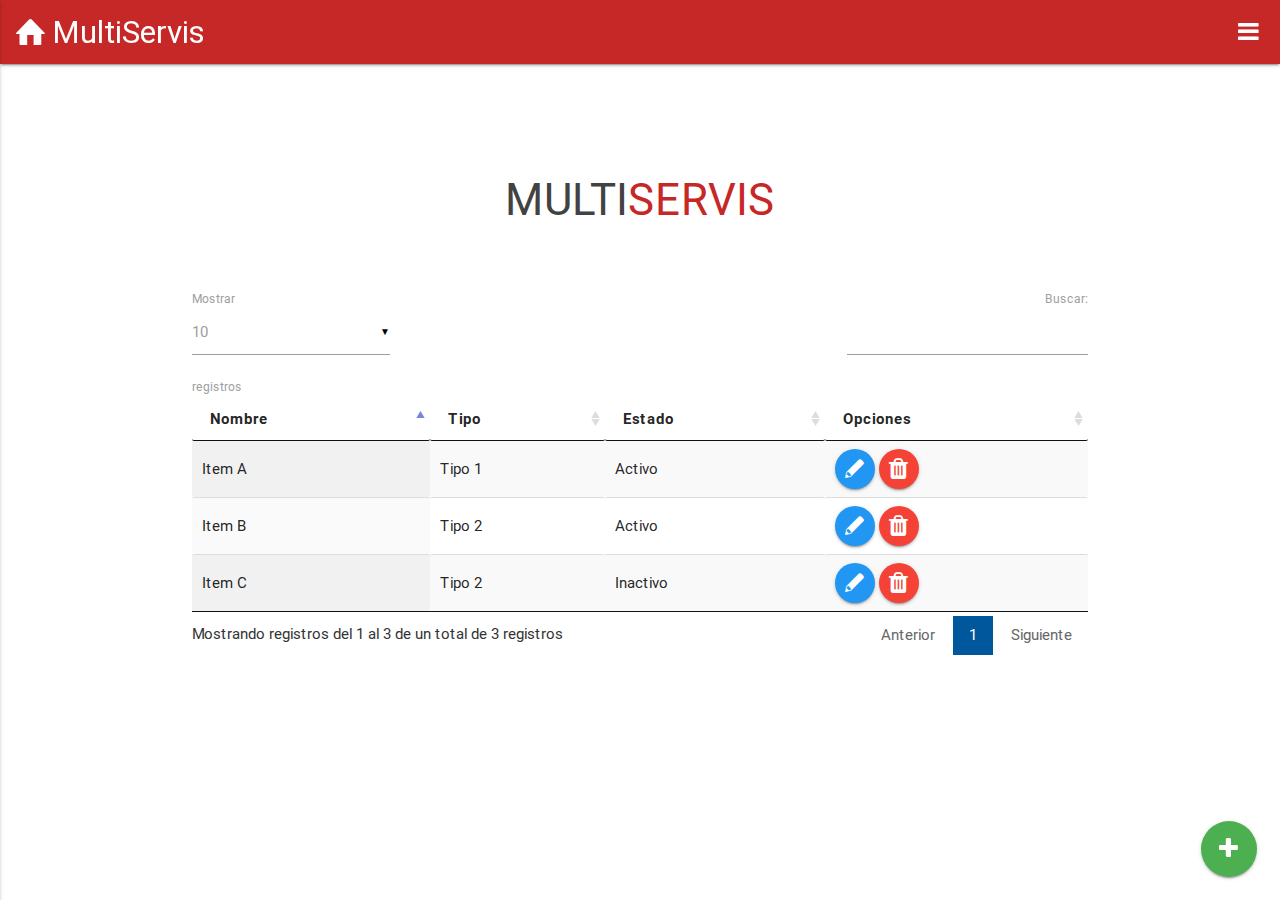
<file: adm-alamacenes.html>
<!DOCTYPE html>
<html lang="es">

<head>
    <meta charset="UTF-8">
    <!--Let browser know website is optimized for mobile-->
    <meta name="viewport" content="width=device-width, initial-scale=1" />
    <meta name="theme-color" content="#C62828">
    <!-- CSS -->
    <link rel="stylesheet" type="text/css" href="plugins/materialize/css/materialize.css">
    <link rel="stylesheet" type="text/css" href="plugins/fontello/css/fontello.css">
    <link rel="stylesheet" type="text/css" href="plugins/datatable/css/jquery.dataTables.min.css">
    <link rel="shortcut icon" href="images/MULTISERVIS.ico">
    <title>| MULTISERVIS</title>
</head>

<body onload="CrearDataTable()">
    <header>
        <div class="navbar-fixed">
            <nav class="red darken-3">
                <a href="#!" data-activates="menuLateral" class="button-collapse top-nav full hide-on-large-only white-text waves-effect"><i class="icon-menu"></i></a>
                <div class="nav-wrapper">
                    <a href="#!" class="brand-logo">&nbsp;<span class="icon-home-1"></span>MultiServis</a>
                    <ul class="right hide-on-med-and-down">
                        <li><a id="AbriMenu"><i class="icon-menu"></i></a></li>
                    </ul>
                </div>
            </nav>
        </div>
        <ul id="menuLateral" class="side-nav red-text text-darken-3 red darken-3">
            <li class="logo white">
                <div class="row">
                    <div class="col s6">
                        <h2><img src="images/multiservis.png" class="responsive-img"></h2>
                    </div>
                    <div class="col s6">
                        <h2 class="btn-block waves-effect waves-light white red-text text-darken-3" onclick="CerrarSideNav();"><i class="icon-cancel-1"></i></h2>
                    </div>
                </div>
            </li>
            <ul class="collapsible white-text" data-collapsible="accordion">
                <li>
                    <div class="collapsible-header" onclick="Inicio();"><i class="icon-home"></i>Inicio</div>
                </li>
            </ul>
            <ul class="collapsible white-text" data-collapsible="accordion">
                <li>
                    <div class="collapsible-header"><i class="icon-sliders"></i>Menu Cliente</div>
                    <div class="collapsible-body">
                        <ul>
                            <li><a class="red-text text-darken-3" href="reservar-servicio.html">Reservar Servicio</a></li>
                        </ul>
                    </div>
                </li>
            </ul>


            <ul class="collapsible white-text" data-collapsible="accordion">
                <li>
                    <div class="collapsible-header"><i class="icon-sliders"></i>Menu Usuarios</div>
                    <div class="collapsible-body">
                        <ul>
                            <li><a class="red-text text-darken-3" href="adm-personal.html">Administrar Personal</a></li>
                            <li><a class="red-text text-darken-3" href="adm-tecnicos.html">Administrar Tecnicos</a></li>
                            <li><a class="red-text text-darken-3" href="adm-clientes.html">Administrar Clientes</a></li>
                            <hr>
                            <li><a class="red-text text-darken-3" href="adm-alamacenes.html">Administrar Almacenes</a></li>
                            <li><a class="red-text text-darken-3" href="adm-servicios.html">Administrar Servicios</a></li>
                            <li><a class="red-text text-darken-3" href="adm-reservas.html">Administrar Reservas</a></li>
                            <hr>
                            <li><a class="red-text text-darken-3" href="adm-ficha-tecnica.html">Administracion de Ficha Tecnica</a></li>
                            <li><a class="red-text text-darken-3" href="asig-personal-reserva.html">Asignacion de Personal a Reserva</a></li>
                        </ul>
                    </div>
                </li>
            </ul>
            <ul class="collapsible white-text" data-collapsible="accordion">
                <li>
                    <div class="collapsible-header"><i class="icon-user-1"></i>Cuenta</div>
                    <div class="collapsible-body">
                        <ul>
                            <li><a class="red-text text-darken-3" href="login.html">Iniciar Secion</a></li>
                        </ul>
                    </div>
                </li>
            </ul>
        </ul>
    </header>
    <main>
        <div class="container">
            <br><br><br><br>
            <h3 class="header center grey-text text-darken-3">MULTI<span class="red-text text-darken-3">SERVIS</span></h3>
            <br><br>

            <div class="amk">
                <table id='data' class='table display highlight'>
                    <thead>
                        <tr>
                            <th>Nombre</th>
                            <th>Tipo</th>
                            <th>Estado</th>
                            <th>Opciones</th>
                        </tr>
                    </thead>

                    <tbody>
                        <tr>
                            <td>Item A</td>
                            <td>Tipo 1</td>
                            <td>Activo</td>
                            <td>
                                <a class='waves-effect waves-light btn btn-floating blue'><i class='icon-pencil-1'></i></a>
                                <a class='waves-effect waves-light btn btn-floating red'><i class='icon-trash'></i></a>
                            </td>
                        </tr>
                        <tr>
                            <td>Item B</td>
                            <td>Tipo 2</td>
                            <td>Activo</td>
                            <td>
                                <a class='waves-effect waves-light btn btn-floating blue'><i class='icon-pencil-1'></i></a>
                                <a class='waves-effect waves-light btn btn-floating red'><i class='icon-trash'></i></a>
                            </td>
                        </tr>
                        <tr>
                            <td>Item C</td>
                            <td>Tipo 2</td>
                            <td>Inactivo</td>
                            <td>
                                <a class='waves-effect waves-light btn btn-floating blue'><i class='icon-pencil-1'></i></a>
                                <a class='waves-effect waves-light btn btn-floating red'><i class='icon-trash'></i></a>
                            </td>
                        </tr>
                    </tbody>
                </table>
            </div>
    </main>

    <div class="fixed-action-btn horizontal">
        <a class="btn-floating btn-large green " href="#modalDatos">
            <i class="large icon-plus"></i>
        </a>
    </div>
    
    <div id="modalDatos" class="modal modal-fixed-footer">
        <div class="modal-content">
            <center>
                <div id="cabeceraModal">
                </div>
                <div class="row">
                    <div class="input-field col s12 m12 l12">
                        <i class="icon-right-dir prefix"></i>
                        <input id="cantidad" type="text">
                        <label for="cantidad">Nombre:</label>
                    </div>
                    <div class="row">
                        <div class="col s12 m12 l12">
                            <div class="input-field col s12">
                                <p><i class="icon-right-dir"></i>Tipo:</p>
                                <div id="campoHorario">
                                    <div class="input-field col s12">
                                        <select>
                                            <option value="" disabled selected>(Seleccionar)</option>
                                            <option value="1">Option 1</option>
                                            <option value="2">Option 2</option>
                                            <option value="3">Option 3</option>
                                        </select>
                                    </div>

                                </div>
                            </div>
                        </div>
                    </div>
                </div>
                <p><i class="icon-right-dir"></i>Estado:</p>
                <div class="row">
                    <div class="col s6 m6 l6">
                        <input name="group1" type="radio" id="vhiSi" />
                        <label for="vhiSi">Activo</label>
                    </div>
                    <div class="col s6 m6 l6">
                        <input name="group1" type="radio" id="vhiNo" />
                        <label for="vhiNo">Inactivo</label>
                    </div>
                </div>
            </center>
        </div>
        <div class="modal-footer blue-grey darken-4">
            <a id="aceptar" class="waves-effect waves-green btn-flat green white-text">Aceptar</a>
            <a id="cancelar" class="modal-action modal-close waves-effect waves-red btn-flat red white-text">Cancelar</a>
        </div>
    </div>
    <!-- JS -->
    <script type="text/javascript" src="plugins/jquery/jquery-3.2.1.min.js"></script>
    <script type="text/javascript" src="plugins/materialize/js/materialize.js"></script>
    <script type="text/javascript" src="plugins/materialize/js/init.js"></script>
    <script type="text/javascript" src="plugins/js/main.js"></script>
    <script type="text/javascript" src="plugins/datatable/js/jquery.dataTables.min.js"></script>
    <script type="text/javascript" src="plugins/datatable/js/init.datable.js"></script>
</body>

<script>

</script>

</html>
</file>
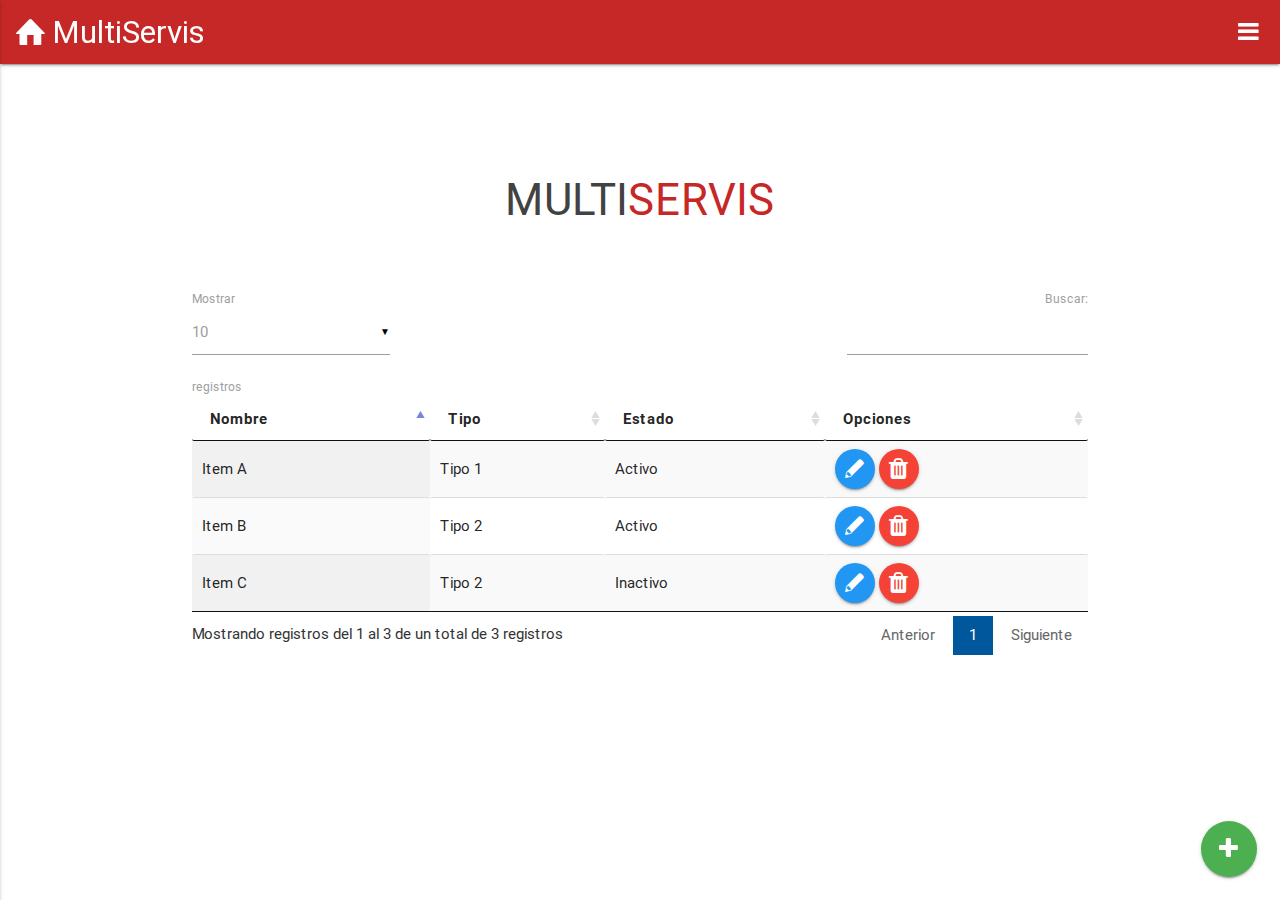
<file: adm-clientes.html>
<!DOCTYPE html>
<html lang="es">

<head>
    <meta charset="UTF-8">
    <!--Let browser know website is optimized for mobile-->
    <meta name="viewport" content="width=device-width, initial-scale=1" />
    <meta name="theme-color" content="#C62828">
    <!-- CSS -->
    <link rel="stylesheet" type="text/css" href="plugins/materialize/css/materialize.css">
    <link rel="stylesheet" type="text/css" href="plugins/fontello/css/fontello.css">
    <link rel="stylesheet" type="text/css" href="plugins/datatable/css/jquery.dataTables.min.css">
    <link rel="shortcut icon" href="images/MULTISERVIS.ico">
    <title>| MULTISERVIS</title>
</head>

<body onload="CrearDataTable()">
    <header>
        <div class="navbar-fixed">
            <nav class="red darken-3">
                <a href="#!" data-activates="menuLateral" class="button-collapse top-nav full hide-on-large-only white-text waves-effect"><i class="icon-menu"></i></a>
                <div class="nav-wrapper">
                    <a href="#!" class="brand-logo">&nbsp;<span class="icon-home-1"></span>MultiServis</a>
                    <ul class="right hide-on-med-and-down">
                        <li><a id="AbriMenu"><i class="icon-menu"></i></a></li>
                    </ul>
                </div>
            </nav>
        </div>
        <ul id="menuLateral" class="side-nav red-text text-darken-3 red darken-3">
            <li class="logo white">
                <div class="row">
                    <div class="col s6">
                        <h2><img src="images/multiservis.png" class="responsive-img"></h2>
                    </div>
                    <div class="col s6">
                        <h2 class="btn-block waves-effect waves-light white red-text text-darken-3" onclick="CerrarSideNav();"><i class="icon-cancel-1"></i></h2>
                    </div>
                </div>
            </li>
            <ul class="collapsible white-text" data-collapsible="accordion">
                <li>
                    <div class="collapsible-header" onclick="Inicio();"><i class="icon-home"></i>Inicio</div>
                </li>
            </ul>
            <ul class="collapsible white-text" data-collapsible="accordion">
                <li>
                    <div class="collapsible-header"><i class="icon-sliders"></i>Menu Cliente</div>
                    <div class="collapsible-body">
                        <ul>
                            <li><a class="red-text text-darken-3" href="reservar-servicio.html">Reservar Servicio</a></li>
                        </ul>
                    </div>
                </li>
            </ul>


            <ul class="collapsible white-text" data-collapsible="accordion">
                <li>
                    <div class="collapsible-header"><i class="icon-sliders"></i>Menu Usuarios</div>
                    <div class="collapsible-body">
                        <ul>
                            <li><a class="red-text text-darken-3" href="adm-personal.html">Administrar Personal</a></li>
                            <li><a class="red-text text-darken-3" href="adm-tecnicos.html">Administrar Tecnicos</a></li>
                            <li><a class="red-text text-darken-3" href="adm-clientes.html">Administrar Clientes</a></li>
                            <hr>
                            <li><a class="red-text text-darken-3" href="adm-alamacenes.html">Administrar Almacenes</a></li>
                            <li><a class="red-text text-darken-3" href="adm-servicios.html">Administrar Servicios</a></li>
                            <li><a class="red-text text-darken-3" href="adm-reservas.html">Administrar Reservas</a></li>
                            <hr>
                            <li><a class="red-text text-darken-3" href="adm-ficha-tecnica.html">Administracion de Ficha Tecnica</a></li>
                            <li><a class="red-text text-darken-3" href="asig-personal-reserva.html">Asignacion de Personal a Reserva</a></li>
                        </ul>
                    </div>
                </li>
            </ul>
            <ul class="collapsible white-text" data-collapsible="accordion">
                <li>
                    <div class="collapsible-header"><i class="icon-user-1"></i>Cuenta</div>
                    <div class="collapsible-body">
                        <ul>
                            <li><a class="red-text text-darken-3" href="login.html">Iniciar Secion</a></li>
                        </ul>
                    </div>
                </li>
            </ul>
        </ul>
    </header>
    <main>
        <div class="container">
            <br><br><br><br>
            <h3 class="header center grey-text text-darken-3">MULTI<span class="red-text text-darken-3">SERVIS</span></h3>
            <br><br>

            <div class="amk">
                <table id='data' class='table display highlight'>
                    <thead>
                        <tr>
                            <th>Nombre</th>
                            <th>Tipo</th>
                            <th>Estado</th>
                            <th>Opciones</th>
                        </tr>
                    </thead>

                    <tbody>
                        <tr>
                            <td>Item A</td>
                            <td>Tipo 1</td>
                            <td>Activo</td>
                            <td>
                                <a class='waves-effect waves-light btn btn-floating blue'><i class='icon-pencil-1'></i></a>
                                <a class='waves-effect waves-light btn btn-floating red'><i class='icon-trash'></i></a>
                            </td>
                        </tr>
                        <tr>
                            <td>Item B</td>
                            <td>Tipo 2</td>
                            <td>Activo</td>
                            <td>
                                <a class='waves-effect waves-light btn btn-floating blue'><i class='icon-pencil-1'></i></a>
                                <a class='waves-effect waves-light btn btn-floating red'><i class='icon-trash'></i></a>
                            </td>
                        </tr>
                        <tr>
                            <td>Item C</td>
                            <td>Tipo 2</td>
                            <td>Inactivo</td>
                            <td>
                                <a class='waves-effect waves-light btn btn-floating blue'><i class='icon-pencil-1'></i></a>
                                <a class='waves-effect waves-light btn btn-floating red'><i class='icon-trash'></i></a>
                            </td>
                        </tr>
                    </tbody>
                </table>
            </div>
    </main>

    <div class="fixed-action-btn horizontal">
        <a class="btn-floating btn-large green " href="#modalDatos">
            <i class="large icon-plus"></i>
        </a>
    </div>

    <div id="modalDatos" class="modal modal-fixed-footer">
        <div class="modal-content">
            <center>
                <div id="cabeceraModal">
                </div>
                <div class="row">
                    <div class="input-field col s12 m12 l12">
                        <i class="icon-right-dir prefix"></i>
                        <input id="cantidad" type="text">
                        <label for="cantidad">Nombre:</label>
                    </div>
                    <div class="row">
                        <div class="col s12 m12 l12">
                            <div class="input-field col s12">
                                <p><i class="icon-right-dir"></i>Tipo:</p>
                                <div id="campoHorario">
                                    <div class="input-field col s12">
                                        <select>
                                            <option value="" disabled selected>(Seleccionar)</option>
                                            <option value="1">Option 1</option>
                                            <option value="2">Option 2</option>
                                            <option value="3">Option 3</option>
                                        </select>
                                    </div>

                                </div>
                            </div>
                        </div>
                    </div>
                </div>
                <p><i class="icon-right-dir"></i>Estado:</p>
                <div class="row">
                    <div class="col s6 m6 l6">
                        <input name="group1" type="radio" id="vhiSi" />
                        <label for="vhiSi">Activo</label>
                    </div>
                    <div class="col s6 m6 l6">
                        <input name="group1" type="radio" id="vhiNo" />
                        <label for="vhiNo">Inactivo</label>
                    </div>
                </div>
            </center>
        </div>
        <div class="modal-footer blue-grey darken-4">
            <a id="aceptar" class="waves-effect waves-green btn-flat green white-text">Aceptar</a>
            <a id="cancelar" class="modal-action modal-close waves-effect waves-red btn-flat red white-text">Cancelar</a>
        </div>
    </div>
    <!-- JS -->
    <script type="text/javascript" src="plugins/jquery/jquery-3.2.1.min.js"></script>
    <script type="text/javascript" src="plugins/materialize/js/materialize.js"></script>
    <script type="text/javascript" src="plugins/materialize/js/init.js"></script>
    <script type="text/javascript" src="plugins/js/main.js"></script>
    <script type="text/javascript" src="plugins/datatable/js/jquery.dataTables.min.js"></script>
    <script type="text/javascript" src="plugins/datatable/js/init.datable.js"></script>
</body>

<script>

</script>

</html>
</file>
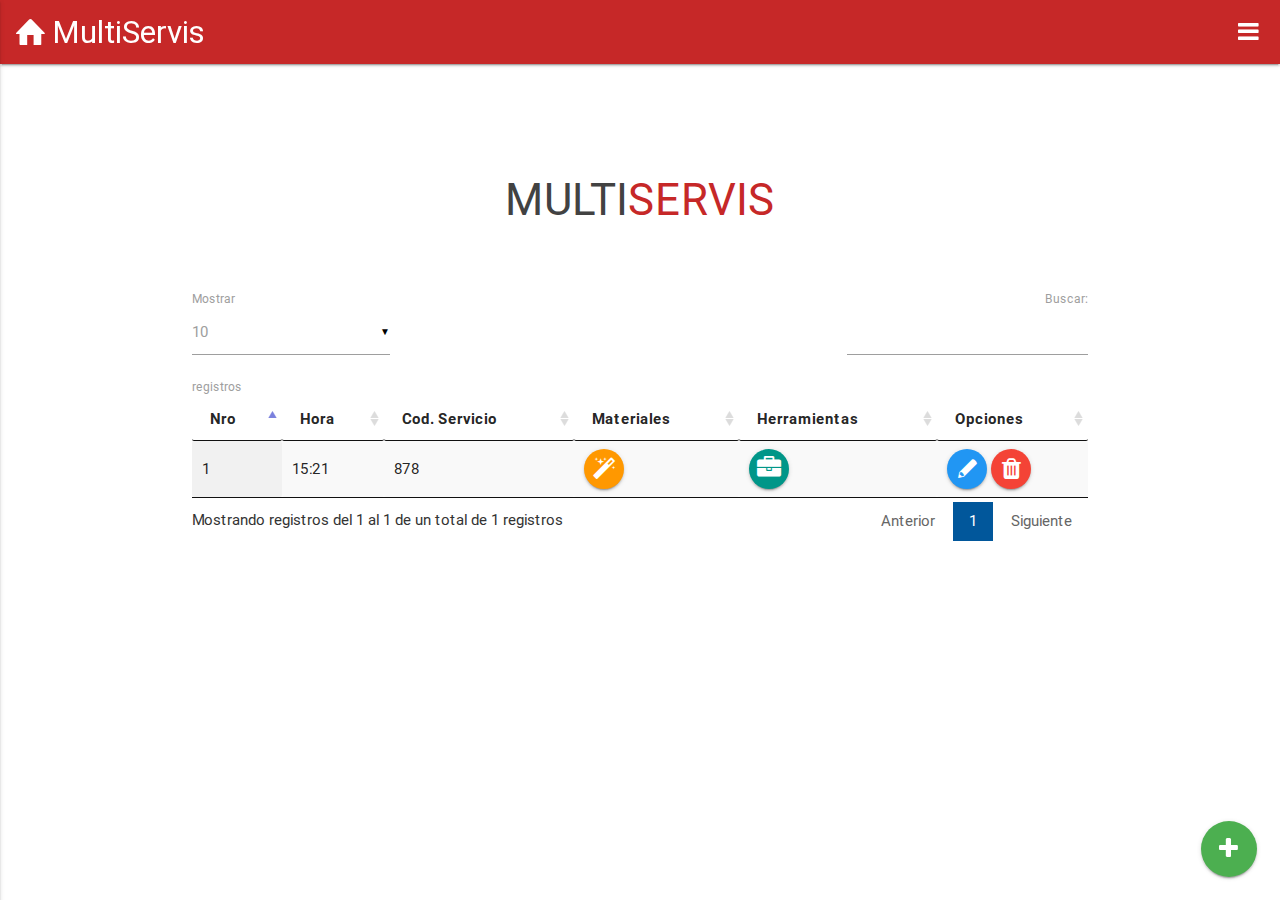
<file: adm-ficha-tecnica.html>
<!DOCTYPE html>
<html lang="es">

<head>
    <meta charset="UTF-8">
    <!--Let browser know website is optimized for mobile-->
    <meta name="viewport" content="width=device-width, initial-scale=1" />
    <meta name="theme-color" content="#C62828">
    <!-- CSS -->
    <link rel="stylesheet" type="text/css" href="plugins/materialize/css/materialize.css">
    <link rel="stylesheet" type="text/css" href="plugins/fontello/css/fontello.css">
    <link rel="stylesheet" type="text/css" href="plugins/datatable/css/jquery.dataTables.min.css">
    <link rel="shortcut icon" href="images/MULTISERVIS.ico">
    <title>| MULTISERVIS</title>
</head>

<body onload="CrearDataTable()">
    <header>
        <div class="navbar-fixed">
            <nav class="red darken-3">
                <a href="#!" data-activates="menuLateral" class="button-collapse top-nav full hide-on-large-only white-text waves-effect"><i class="icon-menu"></i></a>
                <div class="nav-wrapper">
                    <a href="#!" class="brand-logo">&nbsp;<span class="icon-home-1"></span>MultiServis</a>
                    <ul class="right hide-on-med-and-down">
                        <li><a id="AbriMenu"><i class="icon-menu"></i></a></li>
                    </ul>
                </div>
            </nav>
        </div>
        <ul id="menuLateral" class="side-nav red-text text-darken-3 red darken-3">
            <li class="logo white">
                <div class="row">
                    <div class="col s6">
                        <h2><img src="images/multiservis.png" class="responsive-img"></h2>
                    </div>
                    <div class="col s6">
                        <h2 class="btn-block waves-effect waves-light white red-text text-darken-3" onclick="CerrarSideNav();"><i class="icon-cancel-1"></i></h2>
                    </div>
                </div>
            </li>
            <ul class="collapsible white-text" data-collapsible="accordion">
                <li>
                    <div class="collapsible-header" onclick="Inicio();"><i class="icon-home"></i>Inicio</div>
                </li>
            </ul>
            <ul class="collapsible white-text" data-collapsible="accordion">
                <li>
                    <div class="collapsible-header"><i class="icon-sliders"></i>Menu Cliente</div>
                    <div class="collapsible-body">
                        <ul>
                            <li><a class="red-text text-darken-3" href="reservar-servicio.html">Reservar Servicio</a></li>
                        </ul>
                    </div>
                </li>
            </ul>


            <ul class="collapsible white-text" data-collapsible="accordion">
                <li>
                    <div class="collapsible-header"><i class="icon-sliders"></i>Menu Usuarios</div>
                    <div class="collapsible-body">
                        <ul>
                            <li><a class="red-text text-darken-3" href="adm-personal.html">Administrar Personal</a></li>
                            <li><a class="red-text text-darken-3" href="adm-tecnicos.html">Administrar Tecnicos</a></li>
                            <li><a class="red-text text-darken-3" href="adm-clientes.html">Administrar Clientes</a></li>
                            <hr>
                            <li><a class="red-text text-darken-3" href="adm-alamacenes.html">Administrar Almacenes</a></li>
                            <li><a class="red-text text-darken-3" href="adm-servicios.html">Administrar Servicios</a></li>
                            <li><a class="red-text text-darken-3" href="adm-reservas.html">Administrar Reservas</a></li>
                            <hr>
                            <li><a class="red-text text-darken-3" href="adm-ficha-tecnica.html">Administracion de Ficha Tecnica</a></li>
                            <li><a class="red-text text-darken-3" href="asig-personal-reserva.html">Asignacion de Personal a Reserva</a></li>
                        </ul>
                    </div>
                </li>
            </ul>
            <ul class="collapsible white-text" data-collapsible="accordion">
                <li>
                    <div class="collapsible-header"><i class="icon-user-1"></i>Cuenta</div>
                    <div class="collapsible-body">
                        <ul>
                            <li><a class="red-text text-darken-3" href="login.html">Iniciar Secion</a></li>
                        </ul>
                    </div>
                </li>
            </ul>
        </ul>
    </header>
    <main>
        <div class="container">
            <br><br><br><br>
            <h3 class="header center grey-text text-darken-3">MULTI<span class="red-text text-darken-3">SERVIS</span></h3>
            <br><br>

            <div class="amk">
                <table id='data' class='table display highlight'>
                    <thead>
                        <tr>
                            <th>Nro</th>
                            <th>Hora</th>
                            <th>Cod. Servicio</th>
                            <th>Materiales</th>
                            <th>Herramientas</th>
                            <th>Opciones</th>
                        </tr>
                    </thead>

                    <tbody>
                        <tr>
                            <td>1</td>
                            <td>15:21</td>
                            <td>878</td>
                            <td>
                                <a class='waves-effect waves-light btn btn-floating orange' href="#modalMateriales"><i class='icon-magic'></i></a>
                            </td>
                            <td>
                                <a class='waves-effect waves-light btn btn-floating teal' href="#modalHerramientas"><i class='icon-briefcase'></i></a>
                            </td>
                            <td>
                                <a class='waves-effect waves-light btn btn-floating blue'><i class='icon-pencil-1'></i></a>
                                <a class='waves-effect waves-light btn btn-floating red'><i class='icon-trash'></i></a>
                            </td>
                        </tr>
                    </tbody>
                </table>
            </div>
    </main>

    <div class="fixed-action-btn horizontal">
        <a class="btn-floating btn-large green " href="#modalDatos">
            <i class="large icon-plus"></i>
        </a>
    </div>

    <div id="modalDatos" class="modal modal-fixed-footer">
        <div class="modal-content">
            <center>
                <div id="cabeceraModal">
                    <p class="flow-text center"><b>Nueva Ficha</b></p>
                </div>
                <div class="row">
                    <div class="col s12">
                        <p class=""><b>Nro:</b> 2</p>
                        <p class=""><b>Hora:</b> 15:27:00</p>
                    </div>
                </div>
                <div class="row">
                    <div class="col s12">
                        <div class="row">
                            <div class="input-field col s12">
                                <i class="icon-search-1 prefix"></i>
                                <input type="text" id="autocomplete-input" class="autocomplete">
                                <label for="autocomplete-input">Buscar Reserva por codigo</label>
                            </div>
                        </div>
                    </div>
                </div>
                <div class="row">
                    <div class="col s12 m12 l12">
                        <div class="input-field col s12">
                            <p><i class="icon-right-dir"></i>Materiales:</p>
                            <div id="campoHorario">
                                <div class="input-field col s12">
                                    <select multiple>
                                            <option value="" disabled selected>(Seleccionar)</option>
                                            <option value="1">Material A</option>
                                            <option value="2">Material B</option>
                                            <option value="3">Material C</option>
                                        </select>
                                </div>
                            </div>
                        </div>
                    </div>
                </div>
                <div class="row">
                    <div class="col s12 m12 l12">
                        <div class="input-field col s12">
                            <p><i class="icon-right-dir"></i>Herramientas:</p>
                            <div id="campoHorario">
                                <div class="input-field col s12">
                                    <select multiple>
                                            <option value="" disabled selected>(Seleccionar)</option>
                                            <option value="1">Herramienta A</option>
                                            <option value="2">Herramienta B</option>
                                            <option value="3">Herramienta C</option>
                                        </select>
                                </div>
                            </div>
                        </div>
                    </div>
                </div>
            </center>
        </div>
        <div class="modal-footer blue-grey darken-4">
            <a id="aceptar" class="waves-effect waves-green btn-flat green white-text">Aceptar</a>
            <a id="cancelar" class="modal-action modal-close waves-effect waves-red btn-flat red white-text">Cancelar</a>
        </div>
    </div>
    <div id="modalMateriales" class="modal modal-fixed-footer">
        <div class="modal-content">
            <center>
                <div id="cabeceraModal">
                    <p class="flow-text center"><b>Detalle de Materiales de Ficha Nro 1</b></p>
                </div>
                <div class="row">
                    <table>
                        <thead>
                            <tr>
                                <th>Nro</th>
                                <th>Nombre</th>
                                <th>Cantidad</th>
                                <th>U Medida</th>
                            </tr>
                        </thead>
                        <tbody>
                            <tr>
                                <td>1</td>
                                <td>Material A</td>
                                <td>
                                    <div class="row">
                                        <div class="input-field col s6">
                                            <input value="2" id="first_name1" type="text" class="validate">
                                            <label class="active" for="first_name1">Cantidad Asignada</label>
                                        </div>
                                    </div>
                                </td>
                                <td>Pza</td>
                            </tr>
                            <tr>
                                <td>2</td>
                                <td>Material B</td>
                                <td>
                                    <div class="row">
                                        <div class="input-field col s6">
                                            <input value="4" id="first_name2" type="text" class="validate">
                                            <label class="active" for="first_name2">Cantidad Asignada</label>
                                        </div>
                                    </div>
                                </td>
                                <td>m.</td>
                            </tr>
                            <tr>
                                <td>3</td>
                                <td>Material C</td>
                                <td>
                                    <div class="row">
                                        <div class="input-field col s6">
                                            <input value="15" id="first_name3" type="text" class="validate">
                                            <label class="active" for="first_name4">Cantidad Asignada</label>
                                        </div>
                                    </div>
                                </td>
                                <td>Kg.</td>
                            </tr>
                        </tbody>
                    </table>
                </div>
            </center>
        </div>
        <div class="modal-footer blue-grey darken-4">
            <a id="aceptar" class="waves-effect waves-green btn-flat green white-text">Aceptar</a>
            <a id="cancelar" class="modal-action modal-close waves-effect waves-red btn-flat red white-text">Cancelar</a>
        </div>
    </div>
    <div id="modalHerramientas" class="modal modal-fixed-footer">
        <div class="modal-content">
            <center>
                <div id="cabeceraModal">
                    <p class="flow-text center"><b>Detalle de Herramientas de Ficha Nro 1</b></p>
                </div>
                <div class="row">
                    <table class="centered">
                        <thead>
                            <tr>
                                <th>Nro</th>
                                <th>Nombre</th>
                            </tr>
                        </thead>
                        <tbody>
                            <tr>
                                <td>1</td>
                                <td>Herramienta A</td>
                            </tr>
                            <tr>
                                <td>2</td>
                                <td>Herramienta B</td>
                            </tr>
                            <tr>
                                <td>3</td>
                                <td>Herramienta C</td>
                            </tr>

                        </tbody>
                    </table>
                </div>
            </center>
        </div>
        <div class="modal-footer blue-grey darken-4">
            <a id="aceptar" class="waves-effect waves-green btn-flat green white-text">Aceptar</a>
            <a id="cancelar" class="modal-action modal-close waves-effect waves-red btn-flat red white-text">Cancelar</a>
        </div>
    </div>



    <!-- JS -->
    <script type="text/javascript" src="plugins/jquery/jquery-3.2.1.min.js"></script>
    <script type="text/javascript" src="plugins/materialize/js/materialize.js"></script>
    <script type="text/javascript" src="plugins/materialize/js/init.js"></script>
    <script type="text/javascript" src="plugins/js/main.js"></script>
    <script type="text/javascript" src="plugins/datatable/js/jquery.dataTables.min.js"></script>
    <script type="text/javascript" src="plugins/datatable/js/init.datable.js"></script>
</body>

<script>

</script>

</html>
</file>
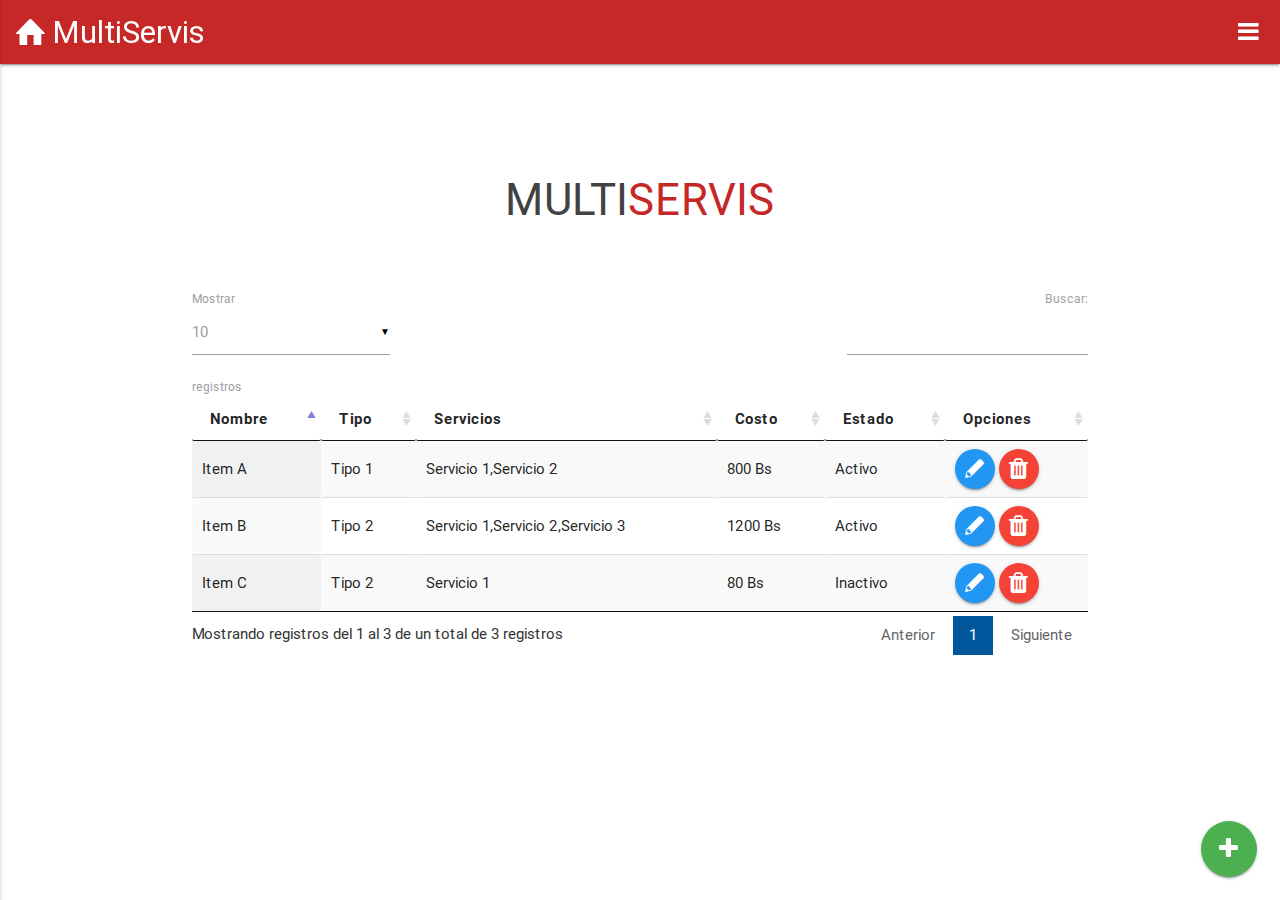
<file: adm-reservas.html>
<!DOCTYPE html>
<html lang="es">

<head>
    <meta charset="UTF-8">
    <!--Let browser know website is optimized for mobile-->
    <meta name="viewport" content="width=device-width, initial-scale=1" />
    <meta name="theme-color" content="#C62828">
    <!-- CSS -->
    <link rel="stylesheet" type="text/css" href="plugins/materialize/css/materialize.css">
    <link rel="stylesheet" type="text/css" href="plugins/fontello/css/fontello.css">
    <link rel="stylesheet" type="text/css" href="plugins/datatable/css/jquery.dataTables.min.css">
    <link rel="shortcut icon" href="images/MULTISERVIS.ico">
    <title>| MULTISERVIS</title>
</head>

<body onload="CrearDataTable()">
    <header>
        <div class="navbar-fixed">
            <nav class="red darken-3">
                <a href="#!" data-activates="menuLateral" class="button-collapse top-nav full hide-on-large-only white-text waves-effect"><i class="icon-menu"></i></a>
                <div class="nav-wrapper">
                    <a href="#!" class="brand-logo">&nbsp;<span class="icon-home-1"></span>MultiServis</a>
                    <ul class="right hide-on-med-and-down">
                        <li><a id="AbriMenu"><i class="icon-menu"></i></a></li>
                    </ul>
                </div>
            </nav>
        </div>
        <ul id="menuLateral" class="side-nav red-text text-darken-3 red darken-3">
            <li class="logo white">
                <div class="row">
                    <div class="col s6">
                        <h2><img src="images/multiservis.png" class="responsive-img"></h2>
                    </div>
                    <div class="col s6">
                        <h2 class="btn-block waves-effect waves-light white red-text text-darken-3" onclick="CerrarSideNav();"><i class="icon-cancel-1"></i></h2>
                    </div>
                </div>
            </li>
            <ul class="collapsible white-text" data-collapsible="accordion">
                <li>
                    <div class="collapsible-header" onclick="Inicio();"><i class="icon-home"></i>Inicio</div>
                </li>
            </ul>
            <ul class="collapsible white-text" data-collapsible="accordion">
                <li>
                    <div class="collapsible-header"><i class="icon-sliders"></i>Menu Cliente</div>
                    <div class="collapsible-body">
                        <ul>
                            <li><a class="red-text text-darken-3" href="reservar-servicio.html">Reservar Servicio</a></li>
                        </ul>
                    </div>
                </li>
            </ul>


            <ul class="collapsible white-text" data-collapsible="accordion">
                <li>
                    <div class="collapsible-header"><i class="icon-sliders"></i>Menu Usuarios</div>
                    <div class="collapsible-body">
                        <ul>
                            <li><a class="red-text text-darken-3" href="adm-personal.html">Administrar Personal</a></li>
                            <li><a class="red-text text-darken-3" href="adm-tecnicos.html">Administrar Tecnicos</a></li>
                            <li><a class="red-text text-darken-3" href="adm-clientes.html">Administrar Clientes</a></li>
                            <hr>
                            <li><a class="red-text text-darken-3" href="adm-alamacenes.html">Administrar Almacenes</a></li>
                            <li><a class="red-text text-darken-3" href="adm-servicios.html">Administrar Servicios</a></li>
                            <li><a class="red-text text-darken-3" href="adm-reservas.html">Administrar Reservas</a></li>
                            <hr>
                            <li><a class="red-text text-darken-3" href="adm-ficha-tecnica.html">Administracion de Ficha Tecnica</a></li>
                            <li><a class="red-text text-darken-3" href="asig-personal-reserva.html">Asignacion de Personal a Reserva</a></li>
                        </ul>
                    </div>
                </li>
            </ul>
            <ul class="collapsible white-text" data-collapsible="accordion">
                <li>
                    <div class="collapsible-header"><i class="icon-user-1"></i>Cuenta</div>
                    <div class="collapsible-body">
                        <ul>
                            <li><a class="red-text text-darken-3" href="login.html">Iniciar Secion</a></li>
                        </ul>
                    </div>
                </li>
            </ul>
        </ul>
    </header>
    <main>
        <div class="container">
            <br><br><br><br>
            <h3 class="header center grey-text text-darken-3">MULTI<span class="red-text text-darken-3">SERVIS</span></h3>
            <br><br>

            <div class="amk">
                <table id='data' class='table display highlight'>
                    <thead>
                        <tr>
                            <th>Nombre</th>
                            <th>Tipo</th>

                            <th>Servicios</th>
                            <th>Costo</th>
                            <th>Estado</th>
                            <th>Opciones</th>
                        </tr>
                    </thead>

                    <tbody>
                        <tr>
                            <td>Item A</td>
                            <td>Tipo 1</td>

                            <td>Servicio 1,Servicio 2</td>
                            <td>800 Bs</td>
                            <td>Activo</td>
                            <td>
                                <a class='waves-effect waves-light btn btn-floating blue'><i class='icon-pencil-1'></i></a>
                                <a class='waves-effect waves-light btn btn-floating red'><i class='icon-trash'></i></a>
                            </td>
                        </tr>
                        <tr>
                            <td>Item B</td>
                            <td>Tipo 2</td>

                            <td>Servicio 1,Servicio 2,Servicio 3</td>
                            <td>1200 Bs</td>
                            <td>Activo</td>
                            <td>
                                <a class='waves-effect waves-light btn btn-floating blue'><i class='icon-pencil-1'></i></a>
                                <a class='waves-effect waves-light btn btn-floating red'><i class='icon-trash'></i></a>
                            </td>
                        </tr>
                        <tr>
                            <td>Item C</td>
                            <td>Tipo 2</td>

                            <td>Servicio 1</td>
                            <td>80 Bs</td>
                            <td>Inactivo</td>
                            <td>
                                <a class='waves-effect waves-light btn btn-floating blue'><i class='icon-pencil-1'></i></a>
                                <a class='waves-effect waves-light btn btn-floating red'><i class='icon-trash'></i></a>
                            </td>
                        </tr>
                    </tbody>
                </table>
            </div>
    </main>

    <div class="fixed-action-btn horizontal">
        <a class="btn-floating btn-large green " href="#modalDatos">
            <i class="large icon-plus"></i>
        </a>
    </div>

    <div id="modalDatos" class="modal modal-fixed-footer">
        <div class="modal-content">
            <center>
                <div id="cabeceraModal">
                </div>
                <div class="row">
                    <div class="col s12 m12 l12">
                        <div class="input-field col s12">
                            <p><i class="icon-right-dir"></i>Tipo:</p>
                            <div id="campoHorario">
                                <div class="input-field col s12">
                                    <select>
                                            <option value="" disabled selected>(Seleccionar)</option>
                                            <option value="1">Option 1</option>
                                            <option value="2">Option 2</option>
                                            <option value="3">Option 3</option>
                                        </select>
                                </div>
                            </div>
                        </div>
                    </div>
                </div>
<!--                Escriba el C.I. del Cliente
                <div class="row">
                    <div class="col s12">
                        <div class="row">
                            <div class="input-field col s12">
                                <i class="icon-search prefix"></i>
                                <input type="text" id="autocomplete-input" class="autocomplete">
                                <label for="autocomplete-input">Buscar Cliente</label>
                            </div>
                        </div>
                    </div>
                </div>-->
                <div class="row">
                    <div class="col s12 m12 l12">
                        <div class="input-field col s12">
                            <p><i class="icon-right-dir"></i>Servicios:</p>
                            <div id="campoHorario">
                                <div class="input-field col s12">
                                    <select multiple>
                                            <option value="" disabled selected>(Seleccionar)</option>
                                            <option value="1">Servicio 1</option>
                                            <option value="2">Servicio 2</option>
                                            <option value="3">Servicio 3</option>
                                        </select>
                                </div>
                            </div>
                        </div>
                    </div>
                </div>
                <div class="row">
                    <div class="col s12 m12 l12">
                        <p class="flow-text light-blue-text text-darken-4"> Costo: 12</p>
                    </div>
                </div>

                <p><i class="icon-right-dir"></i>Estado:</p>
                <div class="row">
                    <div class="col s6 m6 l6">
                        <input name="group1" type="radio" id="vhiSi" />
                        <label for="vhiSi">Activo</label>
                    </div>
                    <div class="col s6 m6 l6">
                        <input name="group1" type="radio" id="vhiNo" />
                        <label for="vhiNo">Inactivo</label>
                    </div>
                </div>
            </center>
        </div>
        <div class="modal-footer blue-grey darken-4">
            <a id="aceptar" class="waves-effect waves-green btn-flat green white-text">Aceptar</a>
            <a id="cancelar" class="modal-action modal-close waves-effect waves-red btn-flat red white-text">Cancelar</a>
        </div>
    </div>
    <!-- JS -->
    <script type="text/javascript" src="plugins/jquery/jquery-3.2.1.min.js"></script>
    <script type="text/javascript" src="plugins/materialize/js/materialize.js"></script>
    <script type="text/javascript" src="plugins/materialize/js/init.js"></script>
    <script type="text/javascript" src="plugins/js/main.js"></script>
    <script type="text/javascript" src="plugins/datatable/js/jquery.dataTables.min.js"></script>
    <script type="text/javascript" src="plugins/datatable/js/init.datable.js"></script>
</body>

<script>

</script>

</html>
</file>
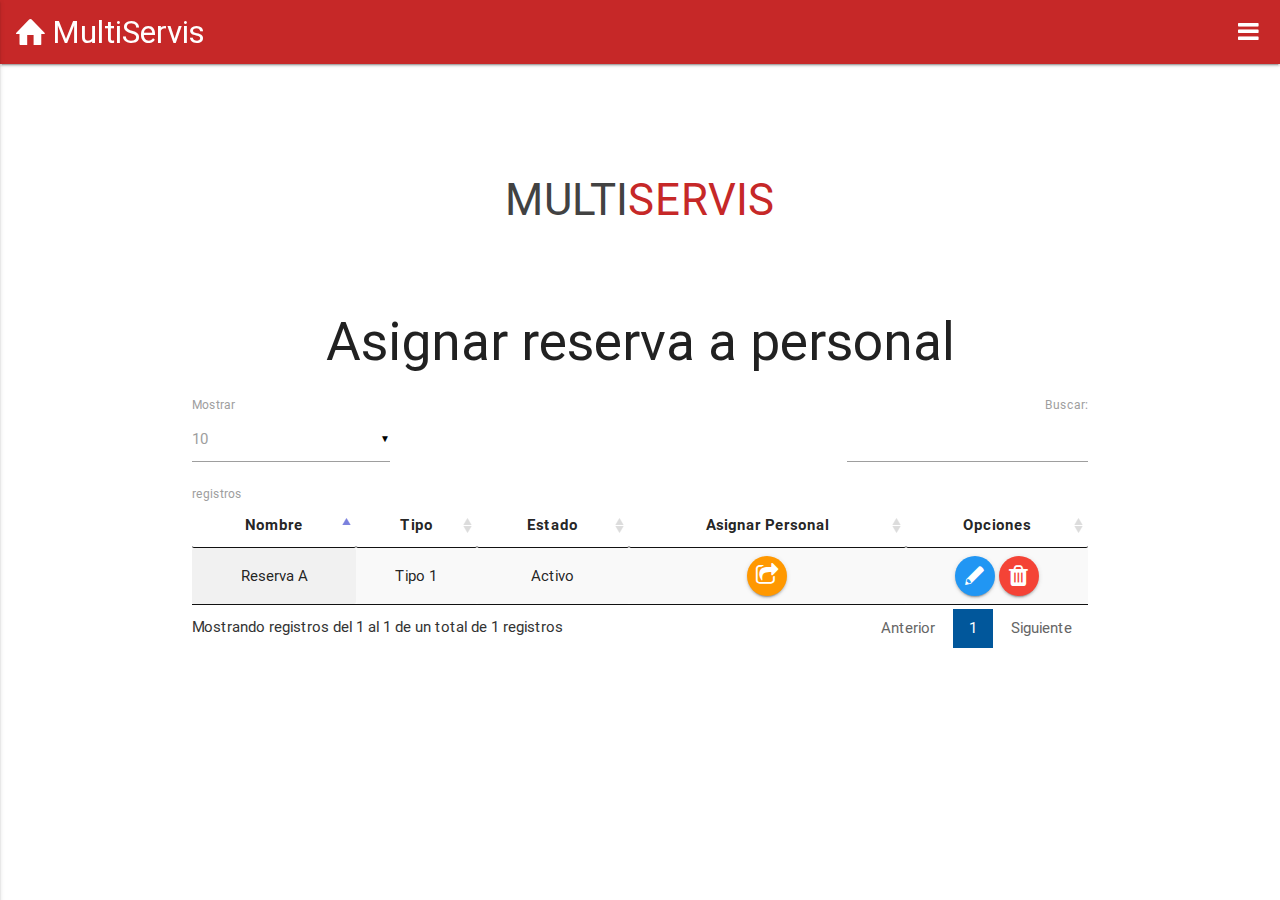
<file: asig-personal-reserva.html>
<!DOCTYPE html>
<html lang="es">

<head>
    <meta charset="UTF-8">
    <!--Let browser know website is optimized for mobile-->
    <meta name="viewport" content="width=device-width, initial-scale=1" />
    <meta name="theme-color" content="#C62828">
    <!-- CSS -->
    <link rel="stylesheet" type="text/css" href="plugins/materialize/css/materialize.css">
    <link rel="stylesheet" type="text/css" href="plugins/fontello/css/fontello.css">
    <link rel="stylesheet" type="text/css" href="plugins/datatable/css/jquery.dataTables.min.css">
    <link rel="shortcut icon" href="images/MULTISERVIS.ico">
    <title>| MULTISERVIS</title>
</head>

<body onload="CrearDataTable()">
    <header>
        <div class="navbar-fixed">
            <nav class="red darken-3">
                <a href="#!" data-activates="menuLateral" class="button-collapse top-nav full hide-on-large-only white-text waves-effect"><i class="icon-menu"></i></a>
                <div class="nav-wrapper">
                    <a href="#!" class="brand-logo">&nbsp;<span class="icon-home-1"></span>MultiServis</a>
                    <ul class="right hide-on-med-and-down">
                        <li><a id="AbriMenu"><i class="icon-menu"></i></a></li>
                    </ul>
                </div>
            </nav>
        </div>
        <ul id="menuLateral" class="side-nav red-text text-darken-3 red darken-3">
            <li class="logo white">
                <div class="row">
                    <div class="col s6">
                        <h2><img src="images/multiservis.png" class="responsive-img"></h2>
                    </div>
                    <div class="col s6">
                        <h2 class="btn-block waves-effect waves-light white red-text text-darken-3" onclick="CerrarSideNav();"><i class="icon-cancel-1"></i></h2>
                    </div>
                </div>
            </li>
            <ul class="collapsible white-text" data-collapsible="accordion">
                <li>
                    <div class="collapsible-header" onclick="Inicio();"><i class="icon-home"></i>Inicio</div>
                </li>
            </ul>
            <ul class="collapsible white-text" data-collapsible="accordion">
                <li>
                    <div class="collapsible-header"><i class="icon-sliders"></i>Menu Cliente</div>
                    <div class="collapsible-body">
                        <ul>
                            <li><a class="red-text text-darken-3" href="reservar-servicio.html">Reservar Servicio</a></li>
                        </ul>
                    </div>
                </li>
            </ul>


            <ul class="collapsible white-text" data-collapsible="accordion">
                <li>
                    <div class="collapsible-header"><i class="icon-sliders"></i>Menu Usuarios</div>
                    <div class="collapsible-body">
                        <ul>
                            <li><a class="red-text text-darken-3" href="adm-personal.html">Administrar Personal</a></li>
                            <li><a class="red-text text-darken-3" href="adm-tecnicos.html">Administrar Tecnicos</a></li>
                            <li><a class="red-text text-darken-3" href="adm-clientes.html">Administrar Clientes</a></li>
                            <hr>
                            <li><a class="red-text text-darken-3" href="adm-alamacenes.html">Administrar Almacenes</a></li>
                            <li><a class="red-text text-darken-3" href="adm-servicios.html">Administrar Servicios</a></li>
                            <li><a class="red-text text-darken-3" href="adm-reservas.html">Administrar Reservas</a></li>
                            <hr>
                            <li><a class="red-text text-darken-3" href="adm-ficha-tecnica.html">Administracion de Ficha Tecnica</a></li>
                            <li><a class="red-text text-darken-3" href="asig-personal-reserva.html">Asignacion de Personal a Reserva</a></li>
                        </ul>
                    </div>
                </li>
            </ul>
            <ul class="collapsible white-text" data-collapsible="accordion">
                <li>
                    <div class="collapsible-header"><i class="icon-user-1"></i>Cuenta</div>
                    <div class="collapsible-body">
                        <ul>
                            <li><a class="red-text text-darken-3" href="login.html">Iniciar Secion</a></li>
                        </ul>
                    </div>
                </li>
            </ul>
        </ul>
    </header>
    <main>
        <div class="container">
            <br><br><br><br>
            <h3 class="header center grey-text text-darken-3">MULTI<span class="red-text text-darken-3">SERVIS</span></h3>
            <br><br>
            <h2 class="center">Asignar reserva a personal</h2>
            <div class="amk">
                <table id='data' class='table display highlight centered'>
                    <thead>
                        <tr>
                            <th>Nombre</th>
                            <th>Tipo</th>
                            <th>Estado</th>
                            <th>Asignar Personal</th>
                            <th>Opciones</th>
                        </tr>
                    </thead>

                    <tbody>
                        <tr>
                            <td>Reserva A</td>
                            <td>Tipo 1</td>
                            <td>Activo</td>
                            <td>
                                <a class='waves-effect waves-light btn btn-floating orange' href="#modalDatos"><i class='icon-export'></i></a>
                            </td>
                            <td>
                                <a class='waves-effect waves-light btn btn-floating blue'><i class='icon-pencil-1'></i></a>
                                <a class='waves-effect waves-light btn btn-floating red'><i class='icon-trash'></i></a>
                            </td>
                        </tr>
                    </tbody>
                </table>
            </div>
    </main>
    <!--
    <div class="fixed-action-btn horizontal">
        <a class="btn-floating btn-large green " href="#modalDatos">
            <i class="large icon-plus"></i>
        </a>
    </div>
    -->

    <div id="modalDatos" class="modal modal-fixed-footer">
        <div class="modal-content">
            <center>
                <div id="cabeceraModal">
                    <p class="flow-text center"><b>Asiganar Personal</b></p>
                </div>

                <div class="row">
                    <div class="col s12">
                        <div class="row">
                            <div class="input-field col s12">
                                <i class="icon-search-1 prefix"></i>
                                <input type="text" id="autocomplete-input" class="autocomplete">
                                <label for="autocomplete-input">Buscar personal por codigo</label>
                            </div>
                        </div>
                    </div>
                </div>
                <div class="row">
                    <div class="col s12">
                        <p class=""><b>Nombre Empleado:</b> Javier Rojas</p>
                        <p class=""><b>Codigo:</b> 101010</p>
                        <p class=""><b>Especialidades:</b> Plomeria,Electricidad</p>
                        <p class=""><b>Calificación:</b><i class="icon-star"></i><i class="icon-star"></i><i class="icon-star"></i><i class="icon-star-half-alt"></i><i class="icon-star-empty"></i></p>
                    </div>
                </div>


                <!--
                <div class="row">
                    <div class="input-field col s12 m12 l12">
                        <i class="icon-right-dir prefix"></i>
                        <input id="cantidad" type="text">
                        <label for="cantidad">Nombre:</label>
                    </div>
                    <div class="row">
                        <div class="col s12 m12 l12">
                            <div class="input-field col s12">
                                <p><i class="icon-right-dir"></i>Tipo:</p>
                                <div id="campoHorario">
                                    <div class="input-field col s12">
                                        <select>
                                            <option value="" disabled selected>(Seleccionar)</option>
                                            <option value="1">Option 1</option>
                                            <option value="2">Option 2</option>
                                            <option value="3">Option 3</option>
                                        </select>
                                    </div>

                                </div>
                            </div>
                        </div>
                    </div>
                </div>
                <p><i class="icon-right-dir"></i>Estado:</p>
                <div class="row">
                    <div class="col s6 m6 l6">
                        <input name="group1" type="radio" id="vhiSi" />
                        <label for="vhiSi">Activo</label>
                    </div>
                    <div class="col s6 m6 l6">
                        <input name="group1" type="radio" id="vhiNo" />
                        <label for="vhiNo">Inactivo</label>
                    </div>
                </div>
                -->
            </center>
        </div>
        <div class="modal-footer blue-grey darken-4">
            <a id="aceptar" class="waves-effect waves-green btn-flat green white-text">Aceptar</a>
            <a id="cancelar" class="modal-action modal-close waves-effect waves-red btn-flat red white-text">Cancelar</a>
        </div>
    </div>
    <!-- JS -->
    <script type="text/javascript" src="plugins/jquery/jquery-3.2.1.min.js"></script>
    <script type="text/javascript" src="plugins/materialize/js/materialize.js"></script>
    <script type="text/javascript" src="plugins/materialize/js/init.js"></script>
    <script type="text/javascript" src="plugins/js/main.js"></script>
    <script type="text/javascript" src="plugins/datatable/js/jquery.dataTables.min.js"></script>
    <script type="text/javascript" src="plugins/datatable/js/init.datable.js"></script>
</body>

<script>

</script>

</html>
</file>
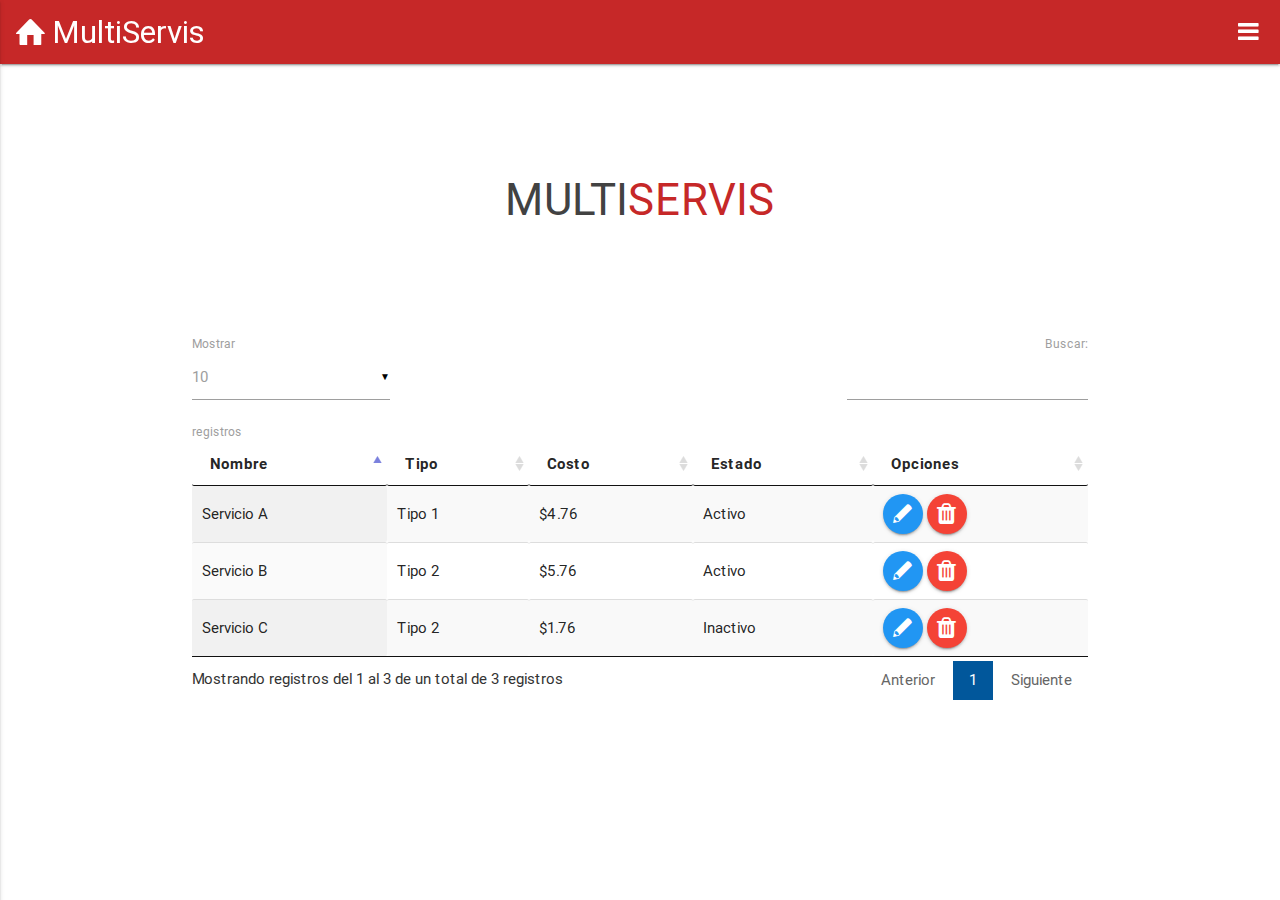
<file: datatable.html>
<!DOCTYPE html>
<html lang="es">

<head>
    <meta charset="UTF-8">
    <!--Let browser know website is optimized for mobile-->
    <meta name="viewport" content="width=device-width, initial-scale=1" />
    <meta name="theme-color" content="#C62828">
    <!-- CSS -->
    <link rel="stylesheet" type="text/css" href="plugins/materialize/css/materialize.css">
    <link rel="stylesheet" type="text/css" href="plugins/fontello/css/fontello.css">
    <link rel="stylesheet" type="text/css" href="plugins/datatable/css/jquery.dataTables.min.css">
    <link rel="shortcut icon" href="images/MULTISERVIS.ico">
    <title>| MULTISERVIS</title>
</head>

<body onload="CrearDataTable()">
    <header>
        <div class="navbar-fixed">
            <nav class="red darken-3">
                <a href="#!" data-activates="menuLateral" class="button-collapse top-nav full hide-on-large-only white-text waves-effect"><i class="icon-menu"></i></a>
                <div class="nav-wrapper">
                    <a href="#!" class="brand-logo">&nbsp;<span class="icon-home-1"></span>MultiServis</a>
                    <ul class="right hide-on-med-and-down">
                        <li><a id="AbriMenu"><i class="icon-menu"></i></a></li>
                    </ul>
                </div>
            </nav>
        </div>
        <ul id="menuLateral" class="side-nav red-text text-darken-3 red darken-3">
            <li class="logo white">
                <div class="row">
                    <div class="col s6">
                        <h2><img src="images/multiservis.png" class="responsive-img"></h2>
                    </div>
                    <div class="col s6">
                        <h2 class="btn-block waves-effect waves-light white red-text text-darken-3" onclick="CerrarSideNav();"><i class="icon-cancel-1"></i></h2>
                    </div>
                </div>
            </li>
            <ul class="collapsible white-text" data-collapsible="accordion">
                <li>
                    <div class="collapsible-header" onclick="Inicio();"><i class="icon-home"></i>Inicio</div>
                </li>
            </ul>
            <ul class="collapsible white-text" data-collapsible="accordion">
                <li>
                    <div class="collapsible-header"><i class="icon-sliders"></i>Menu Cliente</div>
                    <div class="collapsible-body">
                        <ul>
                            <li><a class="red-text text-darken-3" href="reservar-servicio.html">Reservar Servicio</a></li>
                        </ul>
                    </div>
                </li>
            </ul>


            <ul class="collapsible white-text" data-collapsible="accordion">
                <li>
                    <div class="collapsible-header"><i class="icon-sliders"></i>Menu Usuarios</div>
                    <div class="collapsible-body">
                        <ul>
                            <li><a class="red-text text-darken-3" href="adm-personal.html">Administrar Personal</a></li>
                            <li><a class="red-text text-darken-3" href="adm-tecnicos.html">Administrar Tecnicos</a></li>
                            <li><a class="red-text text-darken-3" href="adm-clientes.html">Administrar Clientes</a></li>
                            <hr>
                            <li><a class="red-text text-darken-3" href="adm-alamacenes.html">Administrar Almacenes</a></li>
                            <li><a class="red-text text-darken-3" href="adm-servicios.html">Administrar Servicios</a></li>
                            <li><a class="red-text text-darken-3" href="adm-reservas.html">Administrar Reservas</a></li>
                            <hr>
                            <li><a class="red-text text-darken-3" href="adm-ficha-tecnica.html">Administracion de Ficha Tecnica</a></li>
                            <li><a class="red-text text-darken-3" href="asig-personal-reserva.html">Asignacion de Personal a Reserva</a></li>
                        </ul>
                    </div>
                </li>
            </ul>
            <ul class="collapsible white-text" data-collapsible="accordion">
                <li>
                    <div class="collapsible-header"><i class="icon-user-1"></i>Cuenta</div>
                    <div class="collapsible-body">
                        <ul>
                            <li><a class="red-text text-darken-3" href="login.html">Iniciar Secion</a></li>
                        </ul>
                    </div>
                </li>
            </ul>
        </ul>
    </header>
    <main>
        <div class="container">
            <br><br><br><br>
            <h3 class="header center grey-text text-darken-3">MULTI<span class="red-text text-darken-3">SERVIS</span></h3>
            <br><br><br><br>


            <div class="amk">
                <table id='data' class='table display highlight'>
                    <thead>
                        <tr>
                            <th>Nombre</th>
                            <th>Tipo</th>
                            <th>Costo</th>
                            <th>Estado</th>
                            <th>Opciones</th>
                        </tr>
                    </thead>

                    <tbody>
                        <tr>
                            <td>Servicio A</td>
                            <td>Tipo 1</td>
                            <td>$4.76</td>
                            <td>Activo</td>
                            <td>
                                <a class='waves-effect waves-light btn btn-floating blue'><i class='icon-pencil-1'></i></a>
                                <a class='waves-effect waves-light btn btn-floating red'><i class='icon-trash'></i></a>
                            </td>
                        </tr>
                        <tr>
                            <td>Servicio B</td>
                            <td>Tipo 2</td>
                            <td>$5.76</td>
                            <td>Activo</td>
                            <td>
                                <a class='waves-effect waves-light btn btn-floating blue'><i class='icon-pencil-1'></i></a>
                                <a class='waves-effect waves-light btn btn-floating red'><i class='icon-trash'></i></a>
                            </td>
                        </tr>
                        <tr>
                            <td>Servicio C</td>
                            <td>Tipo 2</td>
                            <td>$1.76</td>
                            <td>Inactivo</td>
                            <td>
                                <a class='waves-effect waves-light btn btn-floating blue'><i class='icon-pencil-1'></i></a>
                                <a class='waves-effect waves-light btn btn-floating red'><i class='icon-trash'></i></a>
                            </td>
                        </tr>
                    </tbody>
                </table>
            </div>
    </main>
    <!-- JS -->
    <script type="text/javascript" src="plugins/jquery/jquery-3.2.1.min.js"></script>
    <script type="text/javascript" src="plugins/materialize/js/materialize.js"></script>
    <script type="text/javascript" src="plugins/materialize/js/init.js"></script>
    <script type="text/javascript" src="plugins/js/main.js"></script>
    <script type="text/javascript" src="plugins/datatable/js/jquery.dataTables.min.js"></script>
    <script type="text/javascript" src="plugins/datatable/js/init.datable.js"></script>
</body>

<script>

</script>

</html>
</file>
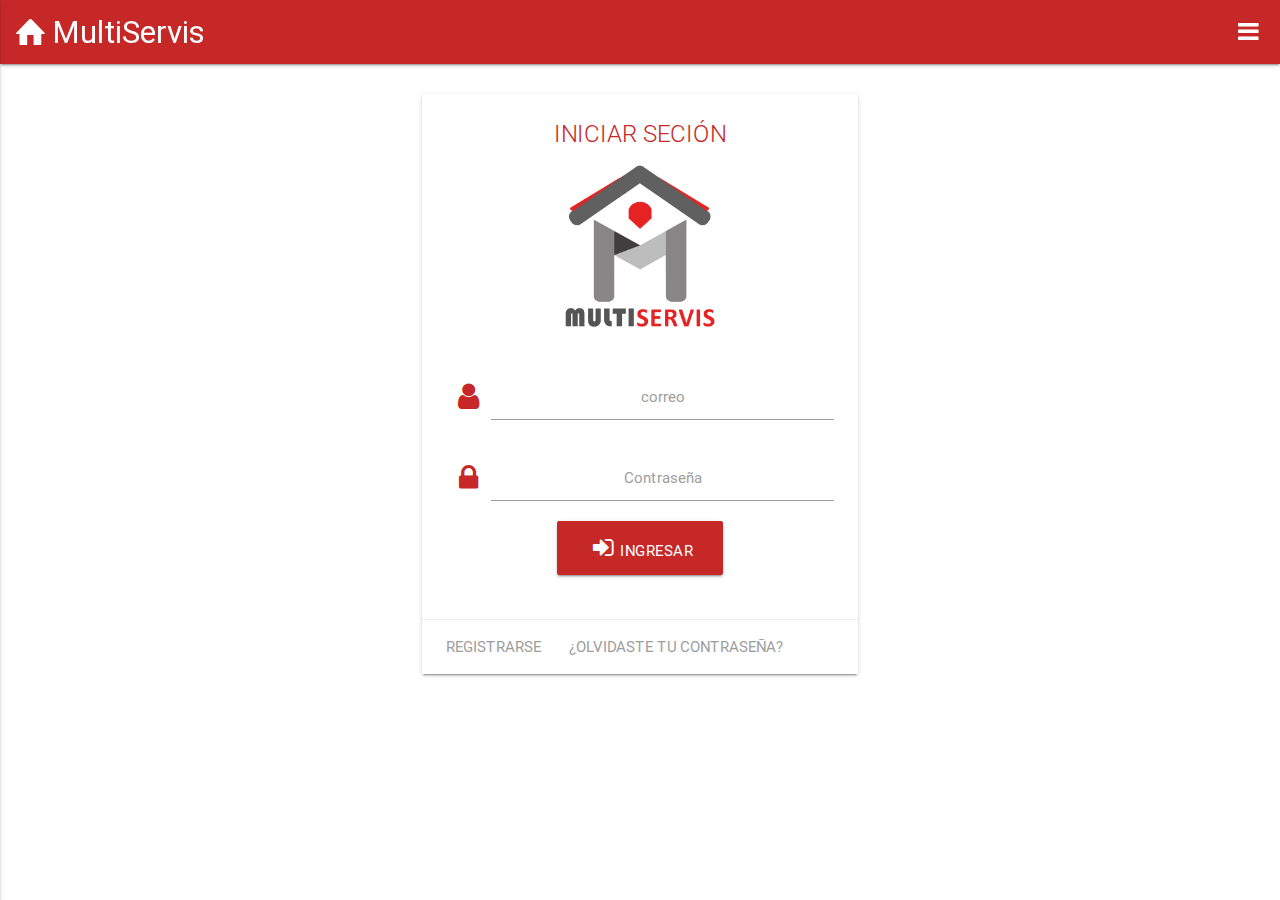
<file: login.html>
<!DOCTYPE html>
<html lang="es">

<head>
    <meta charset="UTF-8">
    <!--Let browser know website is optimized for mobile-->
    <meta name="viewport" content="width=device-width, initial-scale=1" />
    <meta name="theme-color" content="#C62828">
    <!-- CSS -->
    <link rel="stylesheet" type="text/css" href="plugins/materialize/css/materialize.css">
    <link rel="stylesheet" type="text/css" href="plugins/fontello/css/fontello.css">
    <link rel="shortcut icon" href="images/MULTISERVIS.ico">
    <title>| MULTISERVIS</title>
</head>

<body>
    <header>
        <div class="navbar-fixed">
            <nav class="red darken-3">
                <a href="#!" data-activates="menuLateral" class="button-collapse top-nav full hide-on-large-only white-text waves-effect"><i class="icon-menu"></i></a>
                <div class="nav-wrapper">
                    <a href="#!" class="brand-logo">&nbsp;<span class="icon-home-1"></span>MultiServis</a>
                    <ul class="right hide-on-med-and-down">
                        <li><a id="AbriMenu"><i class="icon-menu"></i></a></li>
                    </ul>
                </div>
            </nav>
        </div>
        <ul id="menuLateral" class="side-nav red-text text-darken-3 red darken-3">
            <li class="logo white">
                <div class="row">
                    <div class="col s6">
                        <h2><img src="images/multiservis.png" class="responsive-img"></h2>
                    </div>
                    <div class="col s6">
                        <h2 class="btn-block waves-effect waves-light white red-text text-darken-3" onclick="CerrarSideNav();"><i class="icon-cancel-1"></i></h2>
                    </div>
                </div>
            </li>
            <ul class="collapsible white-text" data-collapsible="accordion">
                <li>
                    <div class="collapsible-header" onclick="Inicio();"><i class="icon-home"></i>Inicio</div>
                </li>
            </ul>
            <ul class="collapsible white-text" data-collapsible="accordion">
                <li>
                    <div class="collapsible-header"><i class="icon-sliders"></i>Menu Cliente</div>
                    <div class="collapsible-body">
                        <ul>
                            <li><a class="red-text text-darken-3" href="reservar-servicio.html">Reservar Servicio</a></li>
                        </ul>
                    </div>
                </li>
            </ul>


            <ul class="collapsible white-text" data-collapsible="accordion">
                <li>
                    <div class="collapsible-header"><i class="icon-sliders"></i>Menu Usuarios</div>
                    <div class="collapsible-body">
                        <ul>
                            <li><a class="red-text text-darken-3" href="adm-personal.html">Administrar Personal</a></li>
                            <li><a class="red-text text-darken-3" href="adm-tecnicos.html">Administrar Tecnicos</a></li>
                            <li><a class="red-text text-darken-3" href="adm-clientes.html">Administrar Clientes</a></li>
                            <hr>
                            <li><a class="red-text text-darken-3" href="adm-alamacenes.html">Administrar Almacenes</a></li>
                            <li><a class="red-text text-darken-3" href="adm-servicios.html">Administrar Servicios</a></li>
                            <li><a class="red-text text-darken-3" href="adm-reservas.html">Administrar Reservas</a></li>
                            <hr>
                            <li><a class="red-text text-darken-3" href="adm-ficha-tecnica.html">Administracion de Ficha Tecnica</a></li>
                            <li><a class="red-text text-darken-3" href="asig-personal-reserva.html">Asignacion de Personal a Reserva</a></li>
                        </ul>
                    </div>
                </li>
            </ul>
            <ul class="collapsible white-text" data-collapsible="accordion">
                <li>
                    <div class="collapsible-header"><i class="icon-user-1"></i>Cuenta</div>
                    <div class="collapsible-body">
                        <ul>
                            <li><a class="red-text text-darken-3" href="login.html">Iniciar Secion</a></li>
                        </ul>
                    </div>
                </li>
            </ul>
        </ul>
    </header>
    <main>
        <div class="container">
            <br>
            <div class="row">
                <div class="col s12 m3 l3"></div>
                <div class="col s12 m6 l6">
                    <div class="card white-text red-text text-darken-3">
                        <div class="card-content">
                            <center>
                                <span class="card-title">INICIAR SECIÓN</span>
                                <img class="responsive-img" width="50%" src="images/multiservis.png">
                                <div class="row">
                                    <div class="input-field col s12">
                                        <i class="icon-user prefix"></i>
                                        <input id="correo" type="email" class="validate">
                                        <label for="correo">correo</label>
                                    </div>
                                    <div class="input-field col s12">
                                        <i class="icon-lock prefix"></i>
                                        <input id="pass" type="password" class="validate">
                                        <label for="pass">Contraseña</label>
                                    </div>
                                    <a class="waves-effect waves-light btn btn-block red darken-3 btn-large"><i class="icon-login"></i>Ingresar</a>
                                </div>
                            </center>
                        </div>
                        <div class="card-action">
                            <a href="#modalRegistro" class="grey-text">Registrarse</a>
                            <a href="#" class="grey-text">¿Olvidaste tu contraseña?</a>
                        </div>
                        <!-- Modal Structure -->
                        <div id="modalRegistro" class="modal">
                            <div class="modal-content">
                                <center>
                                    <h4>Regístrate</h4>
                                    <div class="row">
                                        <div class="input-field col s12 m6 l6">
                                            <i class="icon-mail prefix"></i>
                                            <input id="correoRe" type="email" class="validate">
                                            <label for="correoRe">Correo</label>
                                        </div>
                                        <div class="input-field col s12 m6 l6">
                                            <i class="icon-user prefix"></i>
                                            <input id="nombreRe" type="text" class="validate">
                                            <label for="nombreRe">Nombre</label>
                                        </div>
                                        <div class="input-field col s12 m6 l6">
                                            <i class="icon-user prefix"></i>
                                            <input id="apellidoRe" type="text" class="validate">
                                            <label for="apellidoRe">Apellido</label>
                                        </div>
                                        <div class="input-field col s12 m6 l6">
                                            <i class="icon-lock prefix"></i>
                                            <input id="passRe" type="password" class="validate">
                                            <label for="passRe">Contraseña</label>
                                        </div>
                                        <br><br><br>
                                        <hr> o con tu red social.
                                        <br><br>
                                        <div class="col s12 m12 l12">
                                            <a class="waves-effect waves-light red btn"><i class="icon-gplus left"></i>GOOGLE</a>
                                            <a class="waves-effect waves-light blue darken-4 btn"><i class="icon-facebook left"></i>FACEBOOK</a>
                                        </div>

                                    </div>
                                </center>
                            </div>
                            <div class="modal-footer">
                                <a href="#!" class="modal-action modal-close waves-effect waves-green btn-flat green white-text">Aceptar</a>
                                <a href="#!" class="modal-action modal-close waves-effect waves-red btn-flat red white-text">Cancelar</a>
                            </div>
                        </div>
                    </div>
                </div>
            </div>
            <div class="col s12 m3 l3"></div>

        </div>
    </main>




    <!-- JS -->
    <script type="text/javascript" src="plugins/jquery/jquery-3.2.1.min.js"></script>
    <script type="text/javascript" src="plugins/materialize/js/materialize.js"></script>
    <script type="text/javascript" src="plugins/materialize/js/init.js"></script>
    <script type="text/javascript" src="plugins/js/main.js"></script>
</body>

</html>
</file>
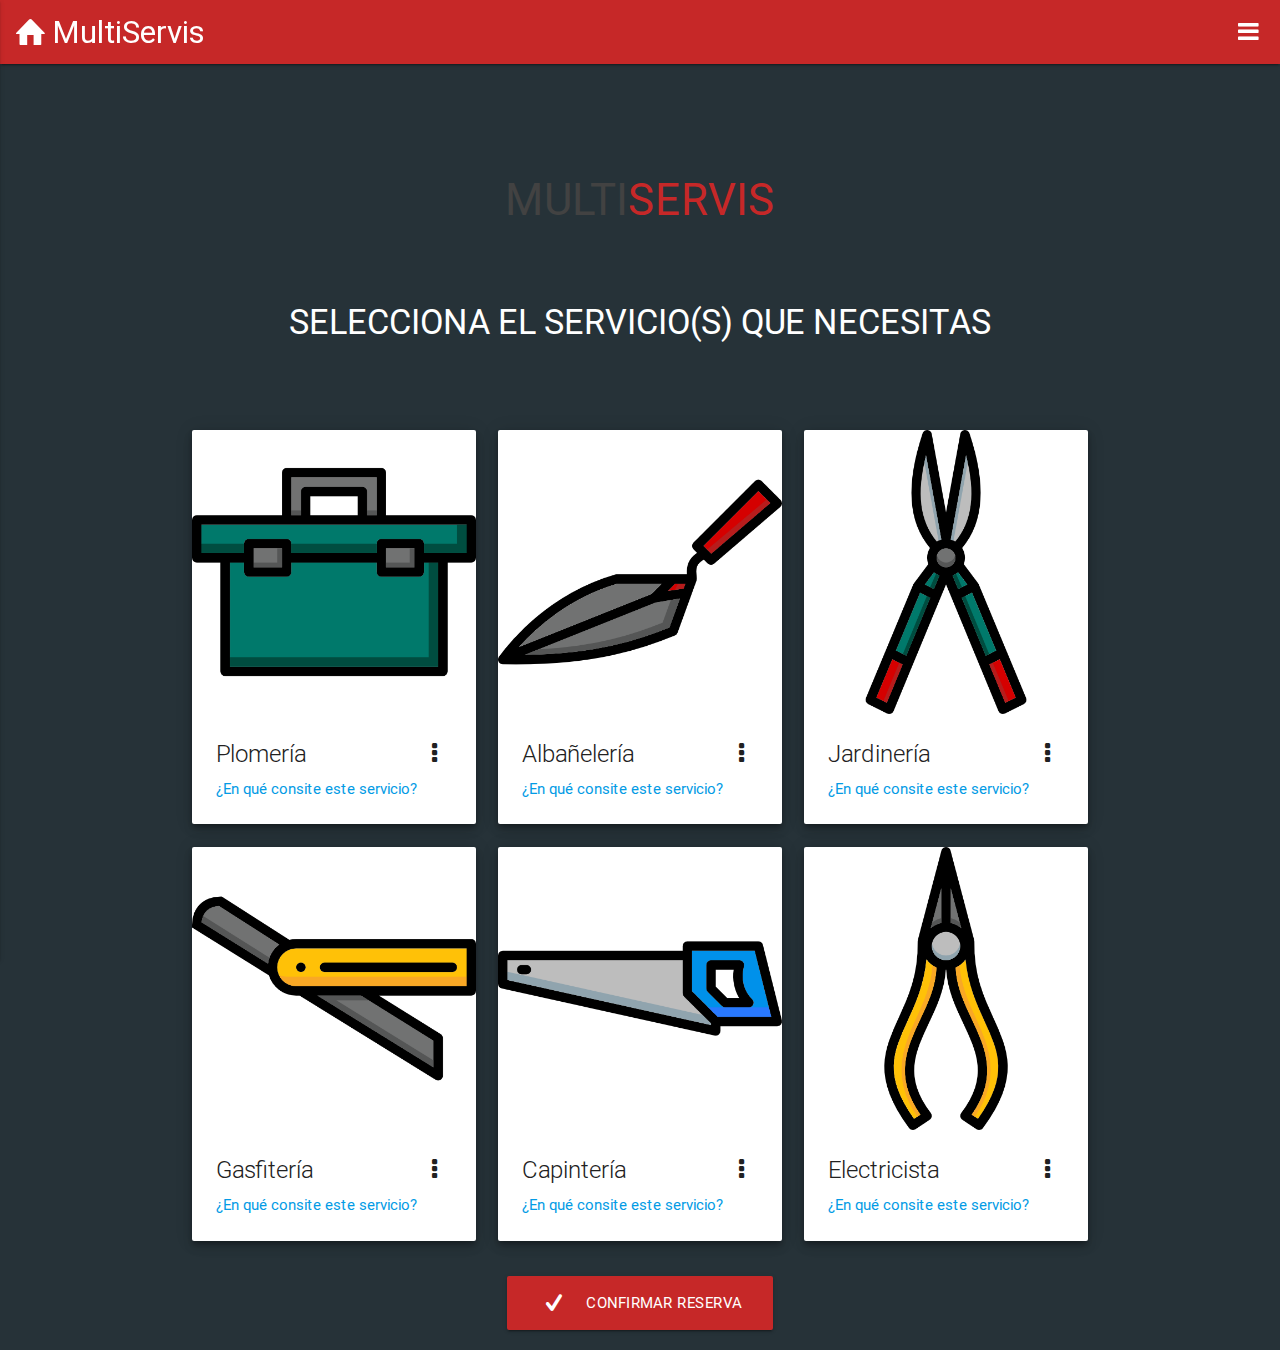
<file: reservar-servicio.html>
<!DOCTYPE html>
<html lang="es">

<head>
    <meta charset="UTF-8">
    <!--Let browser know website is optimized for mobile-->
    <meta name="viewport" content="width=device-width, initial-scale=1" />
    <meta name="theme-color" content="#C62828">
    <!-- CSS -->
    <link rel="stylesheet" type="text/css" href="plugins/materialize/css/materialize.css">
    <link rel="stylesheet" type="text/css" href="plugins/fontello/css/fontello.css">
    <link rel="shortcut icon" href="images/MULTISERVIS.ico">
    <title>| MULTISERVIS</title>
</head>

<body class="blue-grey darken-4">
    <header>
        <div class="navbar-fixed">
            <nav class="red darken-3">
                <a href="#!" data-activates="menuLateral" class="button-collapse top-nav full hide-on-large-only white-text waves-effect"><i class="icon-menu"></i></a>
                <div class="nav-wrapper">
                    <a href="#!" class="brand-logo">&nbsp;<span class="icon-home-1"></span>MultiServis</a>
                    <ul class="right hide-on-med-and-down">
                        <li><a id="AbriMenu"><i class="icon-menu"></i></a></li>
                    </ul>
                </div>
            </nav>
        </div>
        <ul id="menuLateral" class="side-nav red-text text-darken-3 red darken-3">
            <li class="logo white">
                <div class="row">
                    <div class="col s6">
                        <h2><img src="images/multiservis.png" class="responsive-img"></h2>
                    </div>
                    <div class="col s6">
                        <h2 class="btn-block waves-effect waves-light white red-text text-darken-3" onclick="CerrarSideNav();"><i class="icon-cancel-1"></i></h2>
                    </div>
                </div>
            </li>
            <ul class="collapsible white-text" data-collapsible="accordion">
                <li>
                    <div class="collapsible-header" onclick="Inicio();"><i class="icon-home"></i>Inicio</div>
                </li>
            </ul>
            <ul class="collapsible white-text" data-collapsible="accordion">
                <li>
                    <div class="collapsible-header"><i class="icon-sliders"></i>Menu Cliente</div>
                    <div class="collapsible-body">
                        <ul>
                            <li><a class="red-text text-darken-3" href="reservar-servicio.html">Reservar Servicio</a></li>
                        </ul>
                    </div>
                </li>
            </ul>


            <ul class="collapsible white-text" data-collapsible="accordion">
                <li>
                    <div class="collapsible-header"><i class="icon-sliders"></i>Menu Usuarios</div>
                    <div class="collapsible-body">
                        <ul>
                            <li><a class="red-text text-darken-3" href="adm-personal.html">Administrar Personal</a></li>
                            <li><a class="red-text text-darken-3" href="adm-tecnicos.html">Administrar Tecnicos</a></li>
                            <li><a class="red-text text-darken-3" href="adm-clientes.html">Administrar Clientes</a></li>
                            <hr>
                            <li><a class="red-text text-darken-3" href="adm-alamacenes.html">Administrar Almacenes</a></li>
                            <li><a class="red-text text-darken-3" href="adm-servicios.html">Administrar Servicios</a></li>
                            <li><a class="red-text text-darken-3" href="adm-reservas.html">Administrar Reservas</a></li>
                            <hr>
                            <li><a class="red-text text-darken-3" href="adm-ficha-tecnica.html">Administracion de Ficha Tecnica</a></li>
                            <li><a class="red-text text-darken-3" href="asig-personal-reserva.html">Asignacion de Personal a Reserva</a></li>
                        </ul>
                    </div>
                </li>
            </ul>
            <ul class="collapsible white-text" data-collapsible="accordion">
                <li>
                    <div class="collapsible-header"><i class="icon-user-1"></i>Cuenta</div>
                    <div class="collapsible-body">
                        <ul>
                            <li><a class="red-text text-darken-3" href="login.html">Iniciar Secion</a></li>
                        </ul>
                    </div>
                </li>
            </ul>
        </ul>
    </header>
    <main>
        <div class="container">
            <br><br><br><br>
            <h3 class="header center grey-text text-darken-3">MULTI<span class="red-text text-darken-3">SERVIS</span></h3>
            <br><br>
            <center>
                <h4 class="white-text">SELECCIONA EL SERVICIO(S) QUE NECESITAS</h4>
            </center>
            <br><br><br>
            <div class="row">
                <div class="col l4 m4 s12">
                    <div class="card z-depth-3" id="card1">
                        <div class="card-image waves-effect waves-block waves-light">
                            <img class="activator" src="images/tools/tool-box.png">
                        </div>
                        <div class="card-content">
                            <span class="card-title activator grey-text text-darken-4">Plomería<i class="icon-ellipsis-vert right"></i></span>
                            <p><a href="#">¿En qué consite este servicio?</a></p>
                        </div>
                        <div class="card-reveal">
                            <span class="card-title grey-text text-darken-4">Detallar Servicio Plomería<i class="icon-cancel-1 right"></i></span>
                            <form action="#">
                                <p>
                                    <input type="checkbox" id="test1" />
                                    <label for="test1">Inslacion Basica</label>
                                </p>
                                <p>
                                    <input type="checkbox" id="test2" />
                                    <label for="test2">Mantenimiento</label>
                                </p>
                                <p>
                                    <input type="checkbox" id="test3" />
                                    <label for="test3">Reparacion</label>
                                </p>
                            </form>
                        </div>
                    </div>
                </div>
                <div class="col l4 m4 s12">
                    <div class="card z-depth-3" id="card2">
                        <div class="card-image waves-effect waves-block waves-light">
                            <img class="activator" src="images/tools/trowel.png">
                        </div>
                        <div class="card-content">
                            <span class="card-title activator grey-text text-darken-4">Albañelería<i class="icon-ellipsis-vert right"></i></span>
                            <p><a href="#">¿En qué consite este servicio?</a></p>
                        </div>
                        <div class="card-reveal">
                            <span class="card-title grey-text text-darken-4">Detallar Servicio Albañelería<i class="icon-cancel-1 right"></i></span>
                            <form action="#">
                                <p>
                                    <input type="checkbox" id="test4" />
                                    <label for="test4">Inslacion Basica</label>
                                </p>
                                <p>
                                    <input type="checkbox" id="test5" />
                                    <label for="test5">Mantenimiento</label>
                                </p>
                                <p>
                                    <input type="checkbox" id="test6" />
                                    <label for="test6">Reparacion</label>
                                </p>
                            </form>
                        </div>
                    </div>
                </div>
                <div class="col l4 m4 s12">
                    <div class="card z-depth-3" id="card3">
                        <div class="card-image waves-effect waves-block waves-light">
                            <img class="activator" src="images/tools/shears.png">
                        </div>
                        <div class="card-content">
                            <span class="card-title activator grey-text text-darken-4">Jardinería<i class="icon-ellipsis-vert right"></i></span>
                            <p><a href="#">¿En qué consite este servicio?</a></p>
                        </div>
                        <div class="card-reveal">
                            <span class="card-title grey-text text-darken-4">Detallar Servicio Jardinería<i class="icon-cancel-1 right"></i></span>
                            <form action="#">
                                <p>
                                    <input type="checkbox" id="test7" />
                                    <label for="test7">Inslacion Basica</label>
                                </p>
                                <p>
                                    <input type="checkbox" id="test8" />
                                    <label for="test8">Mantenimiento</label>
                                </p>
                                <p>
                                    <input type="checkbox" id="test9" />
                                    <label for="test9">Reparacion</label>
                                </p>
                            </form>
                        </div>
                    </div>
                </div>
                <div class="col l4 m4 s12">
                    <div class="card z-depth-3" id="card4">
                        <div class="card-image waves-effect waves-block waves-light">
                            <img class="activator" src="images/tools/rule.png">
                        </div>
                        <div class="card-content">
                            <span class="card-title activator grey-text text-darken-4">Gasfitería<i class="icon-ellipsis-vert right"></i></span>
                            <p><a href="#">¿En qué consite este servicio?</a></p>
                        </div>
                        <div class="card-reveal">
                            <span class="card-title grey-text text-darken-4">Detallar Servicio Gasfitería<i class="icon-cancel-1 right"></i></span>
                            <form action="#">
                                <p>
                                    <input type="checkbox" id="test10" />
                                    <label for="test10">Inslacion Basica</label>
                                </p>
                                <p>
                                    <input type="checkbox" id="test11" />
                                    <label for="test11">Mantenimiento</label>
                                </p>
                                <p>
                                    <input type="checkbox" id="test12" />
                                    <label for="test12">Reparacion</label>
                                </p>
                            </form>
                        </div>
                    </div>
                </div>
                <div class="col l4 m4 s12">
                    <div class="card z-depth-3" id="card5">
                        <div class="card-image waves-effect waves-block waves-light">
                            <img class="activator" src="images/tools/saw.png">
                        </div>
                        <div class="card-content">
                            <span class="card-title activator grey-text text-darken-4">Capintería<i class="icon-ellipsis-vert right"></i></span>
                            <p><a href="#">¿En qué consite este servicio?</a></p>
                        </div>
                        <div class="card-reveal">
                            <span class="card-title grey-text text-darken-4">Detallar Servicio Capintería<i class="icon-cancel-1 right"></i></span>
                            <form action="#">
                                <p>
                                    <input type="checkbox" id="test13" />
                                    <label for="test13">Inslacion Basica</label>
                                </p>
                                <p>
                                    <input type="checkbox" id="test14" />
                                    <label for="test14">Mantenimiento</label>
                                </p>
                                <p>
                                    <input type="checkbox" id="test15" />
                                    <label for="test15">Reparacion</label>
                                </p>
                            </form>
                        </div>
                    </div>
                </div>
                <div class="col l4 m4 s12">
                    <div class="card z-depth-3" id="card6">
                        <div class="card-image waves-effect waves-block waves-light">
                            <img class="activator" src="images/tools/pliers-1.png">
                        </div>
                        <div class="card-content">
                            <span class="card-title activator grey-text text-darken-4">Electricista<i class="icon-ellipsis-vert right"></i></span>
                            <p><a href="#">¿En qué consite este servicio?</a></p>
                        </div>
                        <div class="card-reveal">
                            <span class="card-title grey-text text-darken-4">Detallar Servicio Electricista<i class="icon-cancel-1 right"></i></span>
                            <form action="#">
                                <p>
                                    <input type="checkbox" id="test16" />
                                    <label for="test16">Inslacion Basica</label>
                                </p>
                                <p>
                                    <input type="checkbox" id="test17" />
                                    <label for="test17">Mantenimiento</label>
                                </p>
                                <p>
                                    <input type="checkbox" id="test18" />
                                    <label for="test18">Reparacion</label>
                                </p>
                            </form>
                        </div>
                    </div>
                </div>
            </div>
            <div class="row">
                <div class="col l12 m12 s12">
                    <center>
                        <a class="waves-effect waves-light btn-large red darken-3"><i class="icon-check-1 left"></i>CONFIRMAR RESERVA</a>
                    </center>
                </div>
            </div>
        </div>
    </main>
    <!-- JS -->
    <script type="text/javascript" src="plugins/jquery/jquery-3.2.1.min.js"></script>
    <script type="text/javascript" src="plugins/materialize/js/materialize.js"></script>
    <script type="text/javascript" src="plugins/materialize/js/init.js"></script>
    <script type="text/javascript" src="plugins/js/main.js"></script>

    <script>
                                                             var flag1 = true;
                                                             $('#card1').click(function () {
                                                                 if (flag1) {
                                                                     $('#card1').addClass('red darken-3');
                                                                     flag1 = false;
                                                                 }
                                                                 else {
                                                                     $('#card1').removeClass('red darken-3');
                                                                     flag1 = true;
                                                                 }
                                                             });

                                                             var flag2 = true;
                                                             $('#card2').click(function () {
                                                                 if (flag2) {
                                                                     $('#card2').addClass('red darken-3');
                                                                     flag2 = false;
                                                                 }
                                                                 else {
                                                                     $('#card2').removeClass('red darken-3');
                                                                     flag2 = true;
                                                                 }
                                                             });

                                                             var flag3 = true;
                                                             $('#card3').click(function () {
                                                                 if (flag3) {
                                                                     $('#card3').addClass('red darken-3');
                                                                     flag3 = false;
                                                                 }
                                                                 else {
                                                                     $('#card3').removeClass('red darken-3');
                                                                     flag3 = true;
                                                                 }
                                                             });

                                                             var flag4 = true;
                                                             $('#card4').click(function () {
                                                                 if (flag4) {
                                                                     $('#card4').addClass('red darken-3');
                                                                     flag4 = false;
                                                                 }
                                                                 else {
                                                                     $('#card4').removeClass('red darken-3');
                                                                     flag4 = true;
                                                                 }
                                                             });

                                                             var flag5 = true;
                                                             $('#card5').click(function () {
                                                                 if (flag5) {
                                                                     $('#card5').addClass('red darken-3');
                                                                     flag5 = false;
                                                                 }
                                                                 else {
                                                                     $('#card5').removeClass('red darken-3');
                                                                     flag4 = true;
                                                                 }
                                                             });

                                                             var flag6 = true;
                                                             $('#card6').click(function () {
                                                                 if (flag6) {
                                                                     $('#card6').addClass('red darken-3');
                                                                     flag6 = false;
                                                                 }
                                                                 else {
                                                                     $('#card6').removeClass('red darken-3');
                                                                     flag6 = true;
                                                                 }
                                                             });
    </script>
</body>

</html>
</file>
<file: plugins/fontello/css/fontello.css>
@font-face {
  font-family: 'fontello';
  src: url('../font/fontello.eot?25263448');
  src: url('../font/fontello.eot?25263448#iefix') format('embedded-opentype'),
       url('../font/fontello.woff2?25263448') format('woff2'),
       url('../font/fontello.woff?25263448') format('woff'),
       url('../font/fontello.ttf?25263448') format('truetype'),
       url('../font/fontello.svg?25263448#fontello') format('svg');
  font-weight: normal;
  font-style: normal;
}
/* Chrome hack: SVG is rendered more smooth in Windozze. 100% magic, uncomment if you need it. */
/* Note, that will break hinting! In other OS-es font will be not as sharp as it could be */
/*
@media screen and (-webkit-min-device-pixel-ratio:0) {
  @font-face {
    font-family: 'fontello';
    src: url('../font/fontello.svg?25263448#fontello') format('svg');
  }
}
*/
 
 [class^="icon-"]:before, [class*=" icon-"]:before {
  font-family: "fontello";
  font-style: normal;
  font-weight: normal;
  speak: none;
 
  display: inline-block;
  text-decoration: inherit;
  width: 1em;
  margin-right: .2em;
  text-align: center;
  /* opacity: .8; */
 
  /* For safety - reset parent styles, that can break glyph codes*/
  font-variant: normal;
  text-transform: none;
 
  /* fix buttons height, for twitter bootstrap */
  line-height: 1em;
 
  /* Animation center compensation - margins should be symmetric */
  /* remove if not needed */
  margin-left: .2em;
 
  /* you can be more comfortable with increased icons size */
  /* font-size: 120%; */
 
  /* Font smoothing. That was taken from TWBS */
  -webkit-font-smoothing: antialiased;
  -moz-osx-font-smoothing: grayscale;
 
  /* Uncomment for 3D effect */
  /* text-shadow: 1px 1px 1px rgba(127, 127, 127, 0.3); */
}
 
.icon-music:before { content: '\e800'; } /* '' */
.icon-search:before { content: '\e801'; } /* '' */
.icon-mail:before { content: '\e802'; } /* '' */
.icon-heart:before { content: '\e803'; } /* '' */
.icon-heart-empty:before { content: '\e804'; } /* '' */
.icon-star:before { content: '\e805'; } /* '' */
.icon-star-empty:before { content: '\e806'; } /* '' */
.icon-star-half:before { content: '\e807'; } /* '' */
.icon-user:before { content: '\e808'; } /* '' */
.icon-users:before { content: '\e809'; } /* '' */
.icon-video:before { content: '\e80a'; } /* '' */
.icon-videocam:before { content: '\e80b'; } /* '' */
.icon-picture:before { content: '\e80c'; } /* '' */
.icon-camera:before { content: '\e80d'; } /* '' */
.icon-camera-alt:before { content: '\e80e'; } /* '' */
.icon-th-large:before { content: '\e80f'; } /* '' */
.icon-th:before { content: '\e810'; } /* '' */
.icon-th-list:before { content: '\e811'; } /* '' */
.icon-ok:before { content: '\e812'; } /* '' */
.icon-ok-circled:before { content: '\e813'; } /* '' */
.icon-ok-circled2:before { content: '\e814'; } /* '' */
.icon-cancel:before { content: '\e815'; } /* '' */
.icon-cancel-circled:before { content: '\e816'; } /* '' */
.icon-cancel-circled2:before { content: '\e817'; } /* '' */
.icon-plus:before { content: '\e818'; } /* '' */
.icon-plus-circled:before { content: '\e819'; } /* '' */
.icon-minus:before { content: '\e81a'; } /* '' */
.icon-minus-circled:before { content: '\e81b'; } /* '' */
.icon-help-circled:before { content: '\e81c'; } /* '' */
.icon-info-circled:before { content: '\e81d'; } /* '' */
.icon-home:before { content: '\e81e'; } /* '' */
.icon-link:before { content: '\e81f'; } /* '' */
.icon-attach:before { content: '\e820'; } /* '' */
.icon-lock:before { content: '\e821'; } /* '' */
.icon-lock-open:before { content: '\e822'; } /* '' */
.icon-pin:before { content: '\e823'; } /* '' */
.icon-eye:before { content: '\e824'; } /* '' */
.icon-eye-off:before { content: '\e825'; } /* '' */
.icon-tag:before { content: '\e826'; } /* '' */
.icon-tags:before { content: '\e827'; } /* '' */
.icon-bookmark:before { content: '\e828'; } /* '' */
.icon-flag:before { content: '\e829'; } /* '' */
.icon-thumbs-up:before { content: '\e82a'; } /* '' */
.icon-thumbs-down:before { content: '\e82b'; } /* '' */
.icon-download:before { content: '\e82c'; } /* '' */
.icon-upload:before { content: '\e82d'; } /* '' */
.icon-forward:before { content: '\e82e'; } /* '' */
.icon-export:before { content: '\e82f'; } /* '' */
.icon-pencil:before { content: '\e830'; } /* '' */
.icon-edit:before { content: '\e831'; } /* '' */
.icon-print:before { content: '\e832'; } /* '' */
.icon-retweet:before { content: '\e833'; } /* '' */
.icon-comment:before { content: '\e834'; } /* '' */
.icon-chat:before { content: '\e835'; } /* '' */
.icon-bell:before { content: '\e836'; } /* '' */
.icon-attention:before { content: '\e837'; } /* '' */
.icon-attention-circled:before { content: '\e838'; } /* '' */
.icon-location:before { content: '\e839'; } /* '' */
.icon-trash-empty:before { content: '\e83a'; } /* '' */
.icon-doc:before { content: '\e83b'; } /* '' */
.icon-folder:before { content: '\e83c'; } /* '' */
.icon-folder-open:before { content: '\e83d'; } /* '' */
.icon-phone:before { content: '\e83e'; } /* '' */
.icon-cog:before { content: '\e83f'; } /* '' */
.icon-cog-alt:before { content: '\e840'; } /* '' */
.icon-wrench:before { content: '\e841'; } /* '' */
.icon-basket:before { content: '\e842'; } /* '' */
.icon-calendar:before { content: '\e843'; } /* '' */
.icon-login:before { content: '\e844'; } /* '' */
.icon-logout:before { content: '\e845'; } /* '' */
.icon-volume-off:before { content: '\e846'; } /* '' */
.icon-volume-down:before { content: '\e847'; } /* '' */
.icon-volume-up:before { content: '\e848'; } /* '' */
.icon-headphones:before { content: '\e849'; } /* '' */
.icon-clock:before { content: '\e84a'; } /* '' */
.icon-block:before { content: '\e84b'; } /* '' */
.icon-resize-full:before { content: '\e84c'; } /* '' */
.icon-resize-small:before { content: '\e84d'; } /* '' */
.icon-resize-vertical:before { content: '\e84e'; } /* '' */
.icon-resize-horizontal:before { content: '\e84f'; } /* '' */
.icon-zoom-in:before { content: '\e850'; } /* '' */
.icon-zoom-out:before { content: '\e851'; } /* '' */
.icon-down-circled2:before { content: '\e852'; } /* '' */
.icon-up-circled2:before { content: '\e853'; } /* '' */
.icon-down-dir:before { content: '\e854'; } /* '' */
.icon-up-dir:before { content: '\e855'; } /* '' */
.icon-left-dir:before { content: '\e856'; } /* '' */
.icon-right-dir:before { content: '\e857'; } /* '' */
.icon-down-open:before { content: '\e858'; } /* '' */
.icon-left-open:before { content: '\e859'; } /* '' */
.icon-right-open:before { content: '\e85a'; } /* '' */
.icon-up-open:before { content: '\e85b'; } /* '' */
.icon-down-big:before { content: '\e85c'; } /* '' */
.icon-left-big:before { content: '\e85d'; } /* '' */
.icon-right-big:before { content: '\e85e'; } /* '' */
.icon-up-big:before { content: '\e85f'; } /* '' */
.icon-right-hand:before { content: '\e860'; } /* '' */
.icon-left-hand:before { content: '\e861'; } /* '' */
.icon-up-hand:before { content: '\e862'; } /* '' */
.icon-down-hand:before { content: '\e863'; } /* '' */
.icon-cw:before { content: '\e864'; } /* '' */
.icon-ccw:before { content: '\e865'; } /* '' */
.icon-arrows-cw:before { content: '\e866'; } /* '' */
.icon-shuffle:before { content: '\e867'; } /* '' */
.icon-play:before { content: '\e868'; } /* '' */
.icon-play-circled2:before { content: '\e869'; } /* '' */
.icon-stop:before { content: '\e86a'; } /* '' */
.icon-pause:before { content: '\e86b'; } /* '' */
.icon-to-end:before { content: '\e86c'; } /* '' */
.icon-to-end-alt:before { content: '\e86d'; } /* '' */
.icon-to-start:before { content: '\e86e'; } /* '' */
.icon-to-start-alt:before { content: '\e86f'; } /* '' */
.icon-fast-fw:before { content: '\e870'; } /* '' */
.icon-fast-bw:before { content: '\e871'; } /* '' */
.icon-eject:before { content: '\e872'; } /* '' */
.icon-target:before { content: '\e873'; } /* '' */
.icon-signal:before { content: '\e874'; } /* '' */
.icon-award:before { content: '\e875'; } /* '' */
.icon-inbox:before { content: '\e876'; } /* '' */
.icon-globe:before { content: '\e877'; } /* '' */
.icon-cloud:before { content: '\e878'; } /* '' */
.icon-flash:before { content: '\e879'; } /* '' */
.icon-umbrella:before { content: '\e87a'; } /* '' */
.icon-flight:before { content: '\e87b'; } /* '' */
.icon-leaf:before { content: '\e87c'; } /* '' */
.icon-font:before { content: '\e87d'; } /* '' */
.icon-bold:before { content: '\e87e'; } /* '' */
.icon-italic:before { content: '\e87f'; } /* '' */
.icon-text-height:before { content: '\e880'; } /* '' */
.icon-text-width:before { content: '\e881'; } /* '' */
.icon-align-left:before { content: '\e882'; } /* '' */
.icon-align-center:before { content: '\e883'; } /* '' */
.icon-align-right:before { content: '\e884'; } /* '' */
.icon-align-justify:before { content: '\e885'; } /* '' */
.icon-list:before { content: '\e886'; } /* '' */
.icon-indent-left:before { content: '\e887'; } /* '' */
.icon-indent-right:before { content: '\e888'; } /* '' */
.icon-scissors:before { content: '\e889'; } /* '' */
.icon-briefcase:before { content: '\e88a'; } /* '' */
.icon-off:before { content: '\e88b'; } /* '' */
.icon-road:before { content: '\e88c'; } /* '' */
.icon-list-alt:before { content: '\e88d'; } /* '' */
.icon-qrcode:before { content: '\e88e'; } /* '' */
.icon-barcode:before { content: '\e88f'; } /* '' */
.icon-book:before { content: '\e890'; } /* '' */
.icon-adjust:before { content: '\e891'; } /* '' */
.icon-tint:before { content: '\e892'; } /* '' */
.icon-check:before { content: '\e893'; } /* '' */
.icon-asterisk:before { content: '\e894'; } /* '' */
.icon-gift:before { content: '\e895'; } /* '' */
.icon-fire:before { content: '\e896'; } /* '' */
.icon-magnet:before { content: '\e897'; } /* '' */
.icon-chart-bar:before { content: '\e898'; } /* '' */
.icon-credit-card:before { content: '\e899'; } /* '' */
.icon-floppy:before { content: '\e89a'; } /* '' */
.icon-megaphone:before { content: '\e89b'; } /* '' */
.icon-key:before { content: '\e89c'; } /* '' */
.icon-truck:before { content: '\e89d'; } /* '' */
.icon-hammer:before { content: '\e89e'; } /* '' */
.icon-lemon:before { content: '\e89f'; } /* '' */
.icon-note:before { content: '\e8a0'; } /* '' */
.icon-note-beamed:before { content: '\e8a1'; } /* '' */
.icon-music-1:before { content: '\e8a2'; } /* '' */
.icon-search-1:before { content: '\e8a3'; } /* '' */
.icon-flashlight:before { content: '\e8a4'; } /* '' */
.icon-mail-1:before { content: '\e8a5'; } /* '' */
.icon-heart-1:before { content: '\e8a6'; } /* '' */
.icon-heart-empty-1:before { content: '\e8a7'; } /* '' */
.icon-star-1:before { content: '\e8a8'; } /* '' */
.icon-star-empty-1:before { content: '\e8a9'; } /* '' */
.icon-user-1:before { content: '\e8aa'; } /* '' */
.icon-users-1:before { content: '\e8ab'; } /* '' */
.icon-user-add:before { content: '\e8ac'; } /* '' */
.icon-video-1:before { content: '\e8ad'; } /* '' */
.icon-picture-1:before { content: '\e8ae'; } /* '' */
.icon-camera-1:before { content: '\e8af'; } /* '' */
.icon-layout:before { content: '\e8b0'; } /* '' */
.icon-menu-1:before { content: '\e8b1'; } /* '' */
.icon-check-1:before { content: '\e8b2'; } /* '' */
.icon-cancel-1:before { content: '\e8b3'; } /* '' */
.icon-cancel-circled-1:before { content: '\e8b4'; } /* '' */
.icon-cancel-squared:before { content: '\e8b5'; } /* '' */
.icon-plus-1:before { content: '\e8b6'; } /* '' */
.icon-plus-circled-1:before { content: '\e8b7'; } /* '' */
.icon-plus-squared-1:before { content: '\e8b8'; } /* '' */
.icon-minus-1:before { content: '\e8b9'; } /* '' */
.icon-minus-circled-1:before { content: '\e8ba'; } /* '' */
.icon-minus-squared-1:before { content: '\e8bb'; } /* '' */
.icon-help-1:before { content: '\e8bc'; } /* '' */
.icon-help-circled-1:before { content: '\e8bd'; } /* '' */
.icon-info-1:before { content: '\e8be'; } /* '' */
.icon-info-circled-1:before { content: '\e8bf'; } /* '' */
.icon-back:before { content: '\e8c0'; } /* '' */
.icon-home-1:before { content: '\e8c1'; } /* '' */
.icon-link-1:before { content: '\e8c2'; } /* '' */
.icon-attach-1:before { content: '\e8c3'; } /* '' */
.icon-lock-1:before { content: '\e8c4'; } /* '' */
.icon-lock-open-1:before { content: '\e8c5'; } /* '' */
.icon-eye-1:before { content: '\e8c6'; } /* '' */
.icon-tag-1:before { content: '\e8c7'; } /* '' */
.icon-bookmark-1:before { content: '\e8c8'; } /* '' */
.icon-bookmarks:before { content: '\e8c9'; } /* '' */
.icon-flag-1:before { content: '\e8ca'; } /* '' */
.icon-thumbs-up-1:before { content: '\e8cb'; } /* '' */
.icon-thumbs-down-1:before { content: '\e8cc'; } /* '' */
.icon-download-1:before { content: '\e8cd'; } /* '' */
.icon-upload-1:before { content: '\e8ce'; } /* '' */
.icon-upload-cloud-1:before { content: '\e8cf'; } /* '' */
.icon-reply-1:before { content: '\e8d0'; } /* '' */
.icon-reply-all-1:before { content: '\e8d1'; } /* '' */
.icon-forward-1:before { content: '\e8d2'; } /* '' */
.icon-quote:before { content: '\e8d3'; } /* '' */
.icon-code-1:before { content: '\e8d4'; } /* '' */
.icon-export-1:before { content: '\e8d5'; } /* '' */
.icon-pencil-1:before { content: '\e8d6'; } /* '' */
.icon-feather:before { content: '\e8d7'; } /* '' */
.icon-print-1:before { content: '\e8d8'; } /* '' */
.icon-retweet-1:before { content: '\e8d9'; } /* '' */
.icon-keyboard-1:before { content: '\e8da'; } /* '' */
.icon-comment-1:before { content: '\e8db'; } /* '' */
.icon-chat-1:before { content: '\e8dc'; } /* '' */
.icon-bell-1:before { content: '\e8dd'; } /* '' */
.icon-attention-1:before { content: '\e8de'; } /* '' */
.icon-alert:before { content: '\e8df'; } /* '' */
.icon-vcard:before { content: '\e8e0'; } /* '' */
.icon-address:before { content: '\e8e1'; } /* '' */
.icon-location-1:before { content: '\e8e2'; } /* '' */
.icon-map-1:before { content: '\e8e3'; } /* '' */
.icon-direction-1:before { content: '\e8e4'; } /* '' */
.icon-compass-1:before { content: '\e8e5'; } /* '' */
.icon-cup:before { content: '\e8e6'; } /* '' */
.icon-trash-1:before { content: '\e8e7'; } /* '' */
.icon-doc-1:before { content: '\e8e8'; } /* '' */
.icon-docs-1:before { content: '\e8e9'; } /* '' */
.icon-doc-landscape:before { content: '\e8ea'; } /* '' */
.icon-doc-text-1:before { content: '\e8eb'; } /* '' */
.icon-doc-text-inv-1:before { content: '\e8ec'; } /* '' */
.icon-newspaper-1:before { content: '\e8ed'; } /* '' */
.icon-book-open:before { content: '\e8ee'; } /* '' */
.icon-book-1:before { content: '\e8ef'; } /* '' */
.icon-folder-1:before { content: '\e8f0'; } /* '' */
.icon-archive:before { content: '\e8f1'; } /* '' */
.icon-box-1:before { content: '\e8f2'; } /* '' */
.icon-rss-1:before { content: '\e8f3'; } /* '' */
.icon-phone-1:before { content: '\e8f4'; } /* '' */
.icon-cog-1:before { content: '\e8f5'; } /* '' */
.icon-tools:before { content: '\e8f6'; } /* '' */
.icon-share-1:before { content: '\e8f7'; } /* '' */
.icon-shareable:before { content: '\e8f8'; } /* '' */
.icon-basket-1:before { content: '\e8f9'; } /* '' */
.icon-bag:before { content: '\e8fa'; } /* '' */
.icon-calendar-1:before { content: '\e8fb'; } /* '' */
.icon-login-1:before { content: '\e8fc'; } /* '' */
.icon-logout-1:before { content: '\e8fd'; } /* '' */
.icon-mic-1:before { content: '\e8fe'; } /* '' */
.icon-mute-1:before { content: '\e8ff'; } /* '' */
.icon-sound:before { content: '\e900'; } /* '' */
.icon-volume:before { content: '\e901'; } /* '' */
.icon-clock-1:before { content: '\e902'; } /* '' */
.icon-hourglass-4:before { content: '\e903'; } /* '' */
.icon-lamp:before { content: '\e904'; } /* '' */
.icon-light-down:before { content: '\e905'; } /* '' */
.icon-light-up:before { content: '\e906'; } /* '' */
.icon-adjust-1:before { content: '\e907'; } /* '' */
.icon-block-1:before { content: '\e908'; } /* '' */
.icon-resize-full-1:before { content: '\e909'; } /* '' */
.icon-resize-small-1:before { content: '\e90a'; } /* '' */
.icon-popup:before { content: '\e90b'; } /* '' */
.icon-publish:before { content: '\e90c'; } /* '' */
.icon-window:before { content: '\e90d'; } /* '' */
.icon-arrow-combo:before { content: '\e90e'; } /* '' */
.icon-down-circled-1:before { content: '\e90f'; } /* '' */
.icon-left-circled-1:before { content: '\e910'; } /* '' */
.icon-right-circled-1:before { content: '\e911'; } /* '' */
.icon-up-circled-1:before { content: '\e912'; } /* '' */
.icon-down-open-1:before { content: '\e913'; } /* '' */
.icon-left-open-1:before { content: '\e914'; } /* '' */
.icon-right-open-1:before { content: '\e915'; } /* '' */
.icon-up-open-1:before { content: '\e916'; } /* '' */
.icon-down-open-mini:before { content: '\e917'; } /* '' */
.icon-left-open-mini:before { content: '\e918'; } /* '' */
.icon-right-open-mini:before { content: '\e919'; } /* '' */
.icon-up-open-mini:before { content: '\e91a'; } /* '' */
.icon-down-open-big:before { content: '\e91b'; } /* '' */
.icon-left-open-big:before { content: '\e91c'; } /* '' */
.icon-right-open-big:before { content: '\e91d'; } /* '' */
.icon-up-open-big:before { content: '\e91e'; } /* '' */
.icon-down-1:before { content: '\e91f'; } /* '' */
.icon-left-1:before { content: '\e920'; } /* '' */
.icon-right-1:before { content: '\e921'; } /* '' */
.icon-up-1:before { content: '\e922'; } /* '' */
.icon-down-dir-1:before { content: '\e923'; } /* '' */
.icon-left-dir-1:before { content: '\e924'; } /* '' */
.icon-right-dir-1:before { content: '\e925'; } /* '' */
.icon-up-dir-1:before { content: '\e926'; } /* '' */
.icon-down-bold:before { content: '\e927'; } /* '' */
.icon-left-bold:before { content: '\e928'; } /* '' */
.icon-right-bold:before { content: '\e929'; } /* '' */
.icon-up-bold:before { content: '\e92a'; } /* '' */
.icon-down-thin:before { content: '\e92b'; } /* '' */
.icon-left-thin:before { content: '\e92c'; } /* '' */
.icon-right-thin:before { content: '\e92d'; } /* '' */
.icon-up-thin:before { content: '\e92e'; } /* '' */
.icon-ccw-1:before { content: '\e92f'; } /* '' */
.icon-cw-1:before { content: '\e930'; } /* '' */
.icon-arrows-ccw:before { content: '\e931'; } /* '' */
.icon-level-down-1:before { content: '\e932'; } /* '' */
.icon-level-up-1:before { content: '\e933'; } /* '' */
.icon-shuffle-1:before { content: '\e934'; } /* '' */
.icon-loop:before { content: '\e935'; } /* '' */
.icon-switch:before { content: '\e936'; } /* '' */
.icon-play-1:before { content: '\e937'; } /* '' */
.icon-stop-1:before { content: '\e938'; } /* '' */
.icon-pause-1:before { content: '\e939'; } /* '' */
.icon-record:before { content: '\e93a'; } /* '' */
.icon-to-end-1:before { content: '\e93b'; } /* '' */
.icon-to-start-1:before { content: '\e93c'; } /* '' */
.icon-fast-forward:before { content: '\e93d'; } /* '' */
.icon-fast-backward:before { content: '\e93e'; } /* '' */
.icon-progress-0:before { content: '\e93f'; } /* '' */
.icon-progress-1:before { content: '\e940'; } /* '' */
.icon-progress-2:before { content: '\e941'; } /* '' */
.icon-progress-3:before { content: '\e942'; } /* '' */
.icon-target-1:before { content: '\e943'; } /* '' */
.icon-palette:before { content: '\e944'; } /* '' */
.icon-list-1:before { content: '\e945'; } /* '' */
.icon-list-add:before { content: '\e946'; } /* '' */
.icon-signal-1:before { content: '\e947'; } /* '' */
.icon-trophy:before { content: '\e948'; } /* '' */
.icon-battery:before { content: '\e949'; } /* '' */
.icon-back-in-time:before { content: '\e94a'; } /* '' */
.icon-monitor:before { content: '\e94b'; } /* '' */
.icon-mobile-1:before { content: '\e94c'; } /* '' */
.icon-network:before { content: '\e94d'; } /* '' */
.icon-cd:before { content: '\e94e'; } /* '' */
.icon-inbox-1:before { content: '\e94f'; } /* '' */
.icon-install:before { content: '\e950'; } /* '' */
.icon-globe-1:before { content: '\e951'; } /* '' */
.icon-cloud-1:before { content: '\e952'; } /* '' */
.icon-cloud-thunder:before { content: '\e953'; } /* '' */
.icon-flash-1:before { content: '\e954'; } /* '' */
.icon-moon-1:before { content: '\e955'; } /* '' */
.icon-flight-1:before { content: '\e956'; } /* '' */
.icon-paper-plane-1:before { content: '\e957'; } /* '' */
.icon-leaf-1:before { content: '\e958'; } /* '' */
.icon-lifebuoy-1:before { content: '\e959'; } /* '' */
.icon-mouse:before { content: '\e95a'; } /* '' */
.icon-briefcase-1:before { content: '\e95b'; } /* '' */
.icon-suitcase-1:before { content: '\e95c'; } /* '' */
.icon-dot:before { content: '\e95d'; } /* '' */
.icon-dot-2:before { content: '\e95e'; } /* '' */
.icon-dot-3:before { content: '\e95f'; } /* '' */
.icon-brush-1:before { content: '\e960'; } /* '' */
.icon-magnet-1:before { content: '\e961'; } /* '' */
.icon-infinity:before { content: '\e962'; } /* '' */
.icon-erase:before { content: '\e963'; } /* '' */
.icon-chart-pie-1:before { content: '\e964'; } /* '' */
.icon-chart-line-1:before { content: '\e965'; } /* '' */
.icon-chart-bar-1:before { content: '\e966'; } /* '' */
.icon-chart-area-1:before { content: '\e967'; } /* '' */
.icon-tape:before { content: '\e968'; } /* '' */
.icon-graduation-cap-1:before { content: '\e969'; } /* '' */
.icon-language-1:before { content: '\e96a'; } /* '' */
.icon-ticket-1:before { content: '\e96b'; } /* '' */
.icon-water:before { content: '\e96c'; } /* '' */
.icon-droplet:before { content: '\e96d'; } /* '' */
.icon-air:before { content: '\e96e'; } /* '' */
.icon-credit-card-1:before { content: '\e96f'; } /* '' */
.icon-floppy-1:before { content: '\e970'; } /* '' */
.icon-clipboard:before { content: '\e971'; } /* '' */
.icon-megaphone-1:before { content: '\e972'; } /* '' */
.icon-database-1:before { content: '\e973'; } /* '' */
.icon-drive:before { content: '\e974'; } /* '' */
.icon-bucket:before { content: '\e975'; } /* '' */
.icon-thermometer-1:before { content: '\e976'; } /* '' */
.icon-key-1:before { content: '\e977'; } /* '' */
.icon-flow-cascade:before { content: '\e978'; } /* '' */
.icon-flow-branch:before { content: '\e979'; } /* '' */
.icon-flow-tree:before { content: '\e97a'; } /* '' */
.icon-flow-line:before { content: '\e97b'; } /* '' */
.icon-flow-parallel:before { content: '\e97c'; } /* '' */
.icon-rocket-1:before { content: '\e97d'; } /* '' */
.icon-gauge-1:before { content: '\e97e'; } /* '' */
.icon-traffic-cone:before { content: '\e97f'; } /* '' */
.icon-cc-1:before { content: '\e980'; } /* '' */
.icon-cc-by:before { content: '\e981'; } /* '' */
.icon-cc-nc:before { content: '\e982'; } /* '' */
.icon-cc-nc-eu:before { content: '\e983'; } /* '' */
.icon-cc-nc-jp:before { content: '\e984'; } /* '' */
.icon-cc-sa:before { content: '\e985'; } /* '' */
.icon-cc-nd:before { content: '\e986'; } /* '' */
.icon-cc-pd:before { content: '\e987'; } /* '' */
.icon-cc-zero:before { content: '\e988'; } /* '' */
.icon-cc-share:before { content: '\e989'; } /* '' */
.icon-cc-remix:before { content: '\e98a'; } /* '' */
.icon-github-1:before { content: '\e98b'; } /* '' */
.icon-flickr-circled:before { content: '\e98c'; } /* '' */
.icon-facebook-1:before { content: '\e98d'; } /* '' */
.icon-windy-rain-inv:before { content: '\e98e'; } /* '' */
.icon-snow-inv:before { content: '\e98f'; } /* '' */
.icon-snow-heavy-inv:before { content: '\e990'; } /* '' */
.icon-hail-inv:before { content: '\e991'; } /* '' */
.icon-clouds-inv:before { content: '\e992'; } /* '' */
.icon-clouds-flash-inv:before { content: '\e993'; } /* '' */
.icon-temperature:before { content: '\e994'; } /* '' */
.icon-compass-2:before { content: '\e995'; } /* '' */
.icon-na:before { content: '\e996'; } /* '' */
.icon-celcius:before { content: '\e997'; } /* '' */
.icon-fahrenheit:before { content: '\e998'; } /* '' */
.icon-clouds-flash-alt:before { content: '\e999'; } /* '' */
.icon-sun-inv:before { content: '\e99a'; } /* '' */
.icon-moon-inv:before { content: '\e99b'; } /* '' */
.icon-cloud-sun-inv:before { content: '\e99c'; } /* '' */
.icon-cloud-moon-inv:before { content: '\e99d'; } /* '' */
.icon-cloud-inv:before { content: '\e99e'; } /* '' */
.icon-cloud-flash-inv:before { content: '\e99f'; } /* '' */
.icon-drizzle-inv:before { content: '\e9a0'; } /* '' */
.icon-rain-inv:before { content: '\e9a1'; } /* '' */
.icon-windy-inv:before { content: '\e9a2'; } /* '' */
.icon-sunrise:before { content: '\e9a3'; } /* '' */
.icon-sun-1:before { content: '\e9a4'; } /* '' */
.icon-moon-2:before { content: '\e9a5'; } /* '' */
.icon-eclipse:before { content: '\e9a6'; } /* '' */
.icon-mist:before { content: '\e9a7'; } /* '' */
.icon-wind:before { content: '\e9a8'; } /* '' */
.icon-snowflake:before { content: '\e9a9'; } /* '' */
.icon-cloud-sun:before { content: '\e9aa'; } /* '' */
.icon-cloud-moon:before { content: '\e9ab'; } /* '' */
.icon-fog-sun:before { content: '\e9ac'; } /* '' */
.icon-fog-moon:before { content: '\e9ad'; } /* '' */
.icon-fog-cloud:before { content: '\e9ae'; } /* '' */
.icon-fog:before { content: '\e9af'; } /* '' */
.icon-cloud-2:before { content: '\e9b0'; } /* '' */
.icon-cloud-flash:before { content: '\e9b1'; } /* '' */
.icon-cloud-flash-alt:before { content: '\e9b2'; } /* '' */
.icon-drizzle:before { content: '\e9b3'; } /* '' */
.icon-rain:before { content: '\e9b4'; } /* '' */
.icon-windy:before { content: '\e9b5'; } /* '' */
.icon-windy-rain:before { content: '\e9b6'; } /* '' */
.icon-snow:before { content: '\e9b7'; } /* '' */
.icon-snow-alt:before { content: '\e9b8'; } /* '' */
.icon-snow-heavy:before { content: '\e9b9'; } /* '' */
.icon-hail:before { content: '\e9ba'; } /* '' */
.icon-clouds:before { content: '\e9bb'; } /* '' */
.icon-clouds-flash:before { content: '\e9bc'; } /* '' */
.icon-move:before { content: '\f047'; } /* '' */
.icon-link-ext:before { content: '\f08e'; } /* '' */
.icon-check-empty:before { content: '\f096'; } /* '' */
.icon-bookmark-empty:before { content: '\f097'; } /* '' */
.icon-phone-squared:before { content: '\f098'; } /* '' */
.icon-twitter:before { content: '\f099'; } /* '' */
.icon-facebook:before { content: '\f09a'; } /* '' */
.icon-github-circled:before { content: '\f09b'; } /* '' */
.icon-rss:before { content: '\f09e'; } /* '' */
.icon-hdd:before { content: '\f0a0'; } /* '' */
.icon-certificate:before { content: '\f0a3'; } /* '' */
.icon-left-circled:before { content: '\f0a8'; } /* '' */
.icon-right-circled:before { content: '\f0a9'; } /* '' */
.icon-up-circled:before { content: '\f0aa'; } /* '' */
.icon-down-circled:before { content: '\f0ab'; } /* '' */
.icon-tasks:before { content: '\f0ae'; } /* '' */
.icon-filter:before { content: '\f0b0'; } /* '' */
.icon-resize-full-alt:before { content: '\f0b2'; } /* '' */
.icon-beaker:before { content: '\f0c3'; } /* '' */
.icon-docs:before { content: '\f0c5'; } /* '' */
.icon-blank:before { content: '\f0c8'; } /* '' */
.icon-menu:before { content: '\f0c9'; } /* '' */
.icon-list-bullet:before { content: '\f0ca'; } /* '' */
.icon-list-numbered:before { content: '\f0cb'; } /* '' */
.icon-strike:before { content: '\f0cc'; } /* '' */
.icon-underline:before { content: '\f0cd'; } /* '' */
.icon-table:before { content: '\f0ce'; } /* '' */
.icon-magic:before { content: '\f0d0'; } /* '' */
.icon-pinterest-circled:before { content: '\f0d2'; } /* '' */
.icon-pinterest-squared:before { content: '\f0d3'; } /* '' */
.icon-gplus-squared:before { content: '\f0d4'; } /* '' */
.icon-gplus:before { content: '\f0d5'; } /* '' */
.icon-money:before { content: '\f0d6'; } /* '' */
.icon-columns:before { content: '\f0db'; } /* '' */
.icon-sort:before { content: '\f0dc'; } /* '' */
.icon-sort-down:before { content: '\f0dd'; } /* '' */
.icon-sort-up:before { content: '\f0de'; } /* '' */
.icon-mail-alt:before { content: '\f0e0'; } /* '' */
.icon-linkedin:before { content: '\f0e1'; } /* '' */
.icon-gauge:before { content: '\f0e4'; } /* '' */
.icon-comment-empty:before { content: '\f0e5'; } /* '' */
.icon-chat-empty:before { content: '\f0e6'; } /* '' */
.icon-sitemap:before { content: '\f0e8'; } /* '' */
.icon-paste:before { content: '\f0ea'; } /* '' */
.icon-lightbulb:before { content: '\f0eb'; } /* '' */
.icon-exchange:before { content: '\f0ec'; } /* '' */
.icon-download-cloud:before { content: '\f0ed'; } /* '' */
.icon-upload-cloud:before { content: '\f0ee'; } /* '' */
.icon-user-md:before { content: '\f0f0'; } /* '' */
.icon-stethoscope:before { content: '\f0f1'; } /* '' */
.icon-suitcase:before { content: '\f0f2'; } /* '' */
.icon-bell-alt:before { content: '\f0f3'; } /* '' */
.icon-coffee:before { content: '\f0f4'; } /* '' */
.icon-food:before { content: '\f0f5'; } /* '' */
.icon-doc-text:before { content: '\f0f6'; } /* '' */
.icon-building:before { content: '\f0f7'; } /* '' */
.icon-hospital:before { content: '\f0f8'; } /* '' */
.icon-ambulance:before { content: '\f0f9'; } /* '' */
.icon-medkit:before { content: '\f0fa'; } /* '' */
.icon-fighter-jet:before { content: '\f0fb'; } /* '' */
.icon-beer:before { content: '\f0fc'; } /* '' */
.icon-h-sigh:before { content: '\f0fd'; } /* '' */
.icon-plus-squared:before { content: '\f0fe'; } /* '' */
.icon-angle-double-left:before { content: '\f100'; } /* '' */
.icon-angle-double-right:before { content: '\f101'; } /* '' */
.icon-angle-double-up:before { content: '\f102'; } /* '' */
.icon-angle-double-down:before { content: '\f103'; } /* '' */
.icon-angle-left:before { content: '\f104'; } /* '' */
.icon-angle-right:before { content: '\f105'; } /* '' */
.icon-angle-up:before { content: '\f106'; } /* '' */
.icon-angle-down:before { content: '\f107'; } /* '' */
.icon-desktop:before { content: '\f108'; } /* '' */
.icon-laptop:before { content: '\f109'; } /* '' */
.icon-tablet:before { content: '\f10a'; } /* '' */
.icon-mobile:before { content: '\f10b'; } /* '' */
.icon-circle-empty:before { content: '\f10c'; } /* '' */
.icon-quote-left:before { content: '\f10d'; } /* '' */
.icon-quote-right:before { content: '\f10e'; } /* '' */
.icon-spinner:before { content: '\f110'; } /* '' */
.icon-circle:before { content: '\f111'; } /* '' */
.icon-reply:before { content: '\f112'; } /* '' */
.icon-github:before { content: '\f113'; } /* '' */
.icon-folder-empty:before { content: '\f114'; } /* '' */
.icon-folder-open-empty:before { content: '\f115'; } /* '' */
.icon-smile:before { content: '\f118'; } /* '' */
.icon-frown:before { content: '\f119'; } /* '' */
.icon-meh:before { content: '\f11a'; } /* '' */
.icon-gamepad:before { content: '\f11b'; } /* '' */
.icon-keyboard:before { content: '\f11c'; } /* '' */
.icon-flag-empty:before { content: '\f11d'; } /* '' */
.icon-flag-checkered:before { content: '\f11e'; } /* '' */
.icon-terminal:before { content: '\f120'; } /* '' */
.icon-code:before { content: '\f121'; } /* '' */
.icon-reply-all:before { content: '\f122'; } /* '' */
.icon-star-half-alt:before { content: '\f123'; } /* '' */
.icon-direction:before { content: '\f124'; } /* '' */
.icon-crop:before { content: '\f125'; } /* '' */
.icon-fork:before { content: '\f126'; } /* '' */
.icon-unlink:before { content: '\f127'; } /* '' */
.icon-help:before { content: '\f128'; } /* '' */
.icon-info:before { content: '\f129'; } /* '' */
.icon-attention-alt:before { content: '\f12a'; } /* '' */
.icon-superscript:before { content: '\f12b'; } /* '' */
.icon-subscript:before { content: '\f12c'; } /* '' */
.icon-eraser:before { content: '\f12d'; } /* '' */
.icon-puzzle:before { content: '\f12e'; } /* '' */
.icon-mic:before { content: '\f130'; } /* '' */
.icon-mute:before { content: '\f131'; } /* '' */
.icon-shield:before { content: '\f132'; } /* '' */
.icon-calendar-empty:before { content: '\f133'; } /* '' */
.icon-extinguisher:before { content: '\f134'; } /* '' */
.icon-rocket:before { content: '\f135'; } /* '' */
.icon-maxcdn:before { content: '\f136'; } /* '' */
.icon-angle-circled-left:before { content: '\f137'; } /* '' */
.icon-angle-circled-right:before { content: '\f138'; } /* '' */
.icon-angle-circled-up:before { content: '\f139'; } /* '' */
.icon-angle-circled-down:before { content: '\f13a'; } /* '' */
.icon-html5:before { content: '\f13b'; } /* '' */
.icon-css3:before { content: '\f13c'; } /* '' */
.icon-anchor:before { content: '\f13d'; } /* '' */
.icon-lock-open-alt:before { content: '\f13e'; } /* '' */
.icon-bullseye:before { content: '\f140'; } /* '' */
.icon-ellipsis:before { content: '\f141'; } /* '' */
.icon-ellipsis-vert:before { content: '\f142'; } /* '' */
.icon-rss-squared:before { content: '\f143'; } /* '' */
.icon-play-circled:before { content: '\f144'; } /* '' */
.icon-ticket:before { content: '\f145'; } /* '' */
.icon-minus-squared:before { content: '\f146'; } /* '' */
.icon-minus-squared-alt:before { content: '\f147'; } /* '' */
.icon-level-up:before { content: '\f148'; } /* '' */
.icon-level-down:before { content: '\f149'; } /* '' */
.icon-ok-squared:before { content: '\f14a'; } /* '' */
.icon-pencil-squared:before { content: '\f14b'; } /* '' */
.icon-link-ext-alt:before { content: '\f14c'; } /* '' */
.icon-export-alt:before { content: '\f14d'; } /* '' */
.icon-compass:before { content: '\f14e'; } /* '' */
.icon-expand:before { content: '\f150'; } /* '' */
.icon-collapse:before { content: '\f151'; } /* '' */
.icon-expand-right:before { content: '\f152'; } /* '' */
.icon-euro:before { content: '\f153'; } /* '' */
.icon-pound:before { content: '\f154'; } /* '' */
.icon-dollar:before { content: '\f155'; } /* '' */
.icon-rupee:before { content: '\f156'; } /* '' */
.icon-yen:before { content: '\f157'; } /* '' */
.icon-rouble:before { content: '\f158'; } /* '' */
.icon-won:before { content: '\f159'; } /* '' */
.icon-bitcoin:before { content: '\f15a'; } /* '' */
.icon-doc-inv:before { content: '\f15b'; } /* '' */
.icon-doc-text-inv:before { content: '\f15c'; } /* '' */
.icon-sort-name-up:before { content: '\f15d'; } /* '' */
.icon-sort-name-down:before { content: '\f15e'; } /* '' */
.icon-sort-alt-up:before { content: '\f160'; } /* '' */
.icon-sort-alt-down:before { content: '\f161'; } /* '' */
.icon-sort-number-up:before { content: '\f162'; } /* '' */
.icon-sort-number-down:before { content: '\f163'; } /* '' */
.icon-thumbs-up-alt:before { content: '\f164'; } /* '' */
.icon-thumbs-down-alt:before { content: '\f165'; } /* '' */
.icon-youtube-squared:before { content: '\f166'; } /* '' */
.icon-youtube:before { content: '\f167'; } /* '' */
.icon-xing:before { content: '\f168'; } /* '' */
.icon-xing-squared:before { content: '\f169'; } /* '' */
.icon-youtube-play:before { content: '\f16a'; } /* '' */
.icon-dropbox:before { content: '\f16b'; } /* '' */
.icon-stackoverflow:before { content: '\f16c'; } /* '' */
.icon-instagram:before { content: '\f16d'; } /* '' */
.icon-flickr:before { content: '\f16e'; } /* '' */
.icon-adn:before { content: '\f170'; } /* '' */
.icon-bitbucket:before { content: '\f171'; } /* '' */
.icon-bitbucket-squared:before { content: '\f172'; } /* '' */
.icon-tumblr:before { content: '\f173'; } /* '' */
.icon-tumblr-squared:before { content: '\f174'; } /* '' */
.icon-down:before { content: '\f175'; } /* '' */
.icon-up:before { content: '\f176'; } /* '' */
.icon-left:before { content: '\f177'; } /* '' */
.icon-right:before { content: '\f178'; } /* '' */
.icon-apple:before { content: '\f179'; } /* '' */
.icon-windows:before { content: '\f17a'; } /* '' */
.icon-android:before { content: '\f17b'; } /* '' */
.icon-linux:before { content: '\f17c'; } /* '' */
.icon-dribbble:before { content: '\f17d'; } /* '' */
.icon-skype:before { content: '\f17e'; } /* '' */
.icon-foursquare:before { content: '\f180'; } /* '' */
.icon-trello:before { content: '\f181'; } /* '' */
.icon-female:before { content: '\f182'; } /* '' */
.icon-male:before { content: '\f183'; } /* '' */
.icon-gittip:before { content: '\f184'; } /* '' */
.icon-sun:before { content: '\f185'; } /* '' */
.icon-moon:before { content: '\f186'; } /* '' */
.icon-box:before { content: '\f187'; } /* '' */
.icon-bug:before { content: '\f188'; } /* '' */
.icon-vkontakte:before { content: '\f189'; } /* '' */
.icon-weibo:before { content: '\f18a'; } /* '' */
.icon-renren:before { content: '\f18b'; } /* '' */
.icon-pagelines:before { content: '\f18c'; } /* '' */
.icon-stackexchange:before { content: '\f18d'; } /* '' */
.icon-right-circled2:before { content: '\f18e'; } /* '' */
.icon-left-circled2:before { content: '\f190'; } /* '' */
.icon-collapse-left:before { content: '\f191'; } /* '' */
.icon-dot-circled:before { content: '\f192'; } /* '' */
.icon-wheelchair:before { content: '\f193'; } /* '' */
.icon-vimeo-squared:before { content: '\f194'; } /* '' */
.icon-try:before { content: '\f195'; } /* '' */
.icon-plus-squared-alt:before { content: '\f196'; } /* '' */
.icon-space-shuttle:before { content: '\f197'; } /* '' */
.icon-slack:before { content: '\f198'; } /* '' */
.icon-mail-squared:before { content: '\f199'; } /* '' */
.icon-wordpress:before { content: '\f19a'; } /* '' */
.icon-openid:before { content: '\f19b'; } /* '' */
.icon-bank:before { content: '\f19c'; } /* '' */
.icon-graduation-cap:before { content: '\f19d'; } /* '' */
.icon-yahoo:before { content: '\f19e'; } /* '' */
.icon-google:before { content: '\f1a0'; } /* '' */
.icon-reddit:before { content: '\f1a1'; } /* '' */
.icon-reddit-squared:before { content: '\f1a2'; } /* '' */
.icon-stumbleupon-circled:before { content: '\f1a3'; } /* '' */
.icon-stumbleupon:before { content: '\f1a4'; } /* '' */
.icon-delicious:before { content: '\f1a5'; } /* '' */
.icon-digg:before { content: '\f1a6'; } /* '' */
.icon-pied-piper-squared:before { content: '\f1a7'; } /* '' */
.icon-pied-piper-alt:before { content: '\f1a8'; } /* '' */
.icon-drupal:before { content: '\f1a9'; } /* '' */
.icon-joomla:before { content: '\f1aa'; } /* '' */
.icon-language:before { content: '\f1ab'; } /* '' */
.icon-fax:before { content: '\f1ac'; } /* '' */
.icon-building-filled:before { content: '\f1ad'; } /* '' */
.icon-child:before { content: '\f1ae'; } /* '' */
.icon-paw:before { content: '\f1b0'; } /* '' */
.icon-spoon:before { content: '\f1b1'; } /* '' */
.icon-cube:before { content: '\f1b2'; } /* '' */
.icon-cubes:before { content: '\f1b3'; } /* '' */
.icon-behance:before { content: '\f1b4'; } /* '' */
.icon-behance-squared:before { content: '\f1b5'; } /* '' */
.icon-steam:before { content: '\f1b6'; } /* '' */
.icon-steam-squared:before { content: '\f1b7'; } /* '' */
.icon-recycle:before { content: '\f1b8'; } /* '' */
.icon-cab:before { content: '\f1b9'; } /* '' */
.icon-taxi:before { content: '\f1ba'; } /* '' */
.icon-tree:before { content: '\f1bb'; } /* '' */
.icon-spotify:before { content: '\f1bc'; } /* '' */
.icon-deviantart:before { content: '\f1bd'; } /* '' */
.icon-soundcloud:before { content: '\f1be'; } /* '' */
.icon-database:before { content: '\f1c0'; } /* '' */
.icon-file-pdf:before { content: '\f1c1'; } /* '' */
.icon-file-word:before { content: '\f1c2'; } /* '' */
.icon-file-excel:before { content: '\f1c3'; } /* '' */
.icon-file-powerpoint:before { content: '\f1c4'; } /* '' */
.icon-file-image:before { content: '\f1c5'; } /* '' */
.icon-file-archive:before { content: '\f1c6'; } /* '' */
.icon-file-audio:before { content: '\f1c7'; } /* '' */
.icon-file-video:before { content: '\f1c8'; } /* '' */
.icon-file-code:before { content: '\f1c9'; } /* '' */
.icon-vine:before { content: '\f1ca'; } /* '' */
.icon-codeopen:before { content: '\f1cb'; } /* '' */
.icon-jsfiddle:before { content: '\f1cc'; } /* '' */
.icon-lifebuoy:before { content: '\f1cd'; } /* '' */
.icon-circle-notch:before { content: '\f1ce'; } /* '' */
.icon-rebel:before { content: '\f1d0'; } /* '' */
.icon-empire:before { content: '\f1d1'; } /* '' */
.icon-git-squared:before { content: '\f1d2'; } /* '' */
.icon-git:before { content: '\f1d3'; } /* '' */
.icon-hacker-news:before { content: '\f1d4'; } /* '' */
.icon-tencent-weibo:before { content: '\f1d5'; } /* '' */
.icon-qq:before { content: '\f1d6'; } /* '' */
.icon-wechat:before { content: '\f1d7'; } /* '' */
.icon-paper-plane:before { content: '\f1d8'; } /* '' */
.icon-paper-plane-empty:before { content: '\f1d9'; } /* '' */
.icon-history:before { content: '\f1da'; } /* '' */
.icon-circle-thin:before { content: '\f1db'; } /* '' */
.icon-header:before { content: '\f1dc'; } /* '' */
.icon-paragraph:before { content: '\f1dd'; } /* '' */
.icon-sliders:before { content: '\f1de'; } /* '' */
.icon-share:before { content: '\f1e0'; } /* '' */
.icon-share-squared:before { content: '\f1e1'; } /* '' */
.icon-bomb:before { content: '\f1e2'; } /* '' */
.icon-soccer-ball:before { content: '\f1e3'; } /* '' */
.icon-tty:before { content: '\f1e4'; } /* '' */
.icon-binoculars:before { content: '\f1e5'; } /* '' */
.icon-plug:before { content: '\f1e6'; } /* '' */
.icon-slideshare:before { content: '\f1e7'; } /* '' */
.icon-twitch:before { content: '\f1e8'; } /* '' */
.icon-yelp:before { content: '\f1e9'; } /* '' */
.icon-newspaper:before { content: '\f1ea'; } /* '' */
.icon-wifi:before { content: '\f1eb'; } /* '' */
.icon-calc:before { content: '\f1ec'; } /* '' */
.icon-paypal:before { content: '\f1ed'; } /* '' */
.icon-gwallet:before { content: '\f1ee'; } /* '' */
.icon-cc-visa:before { content: '\f1f0'; } /* '' */
.icon-cc-mastercard:before { content: '\f1f1'; } /* '' */
.icon-cc-discover:before { content: '\f1f2'; } /* '' */
.icon-cc-amex:before { content: '\f1f3'; } /* '' */
.icon-cc-paypal:before { content: '\f1f4'; } /* '' */
.icon-cc-stripe:before { content: '\f1f5'; } /* '' */
.icon-bell-off:before { content: '\f1f6'; } /* '' */
.icon-bell-off-empty:before { content: '\f1f7'; } /* '' */
.icon-trash:before { content: '\f1f8'; } /* '' */
.icon-copyright:before { content: '\f1f9'; } /* '' */
.icon-at:before { content: '\f1fa'; } /* '' */
.icon-eyedropper:before { content: '\f1fb'; } /* '' */
.icon-brush:before { content: '\f1fc'; } /* '' */
.icon-birthday:before { content: '\f1fd'; } /* '' */
.icon-chart-area:before { content: '\f1fe'; } /* '' */
.icon-chart-pie:before { content: '\f200'; } /* '' */
.icon-chart-line:before { content: '\f201'; } /* '' */
.icon-lastfm:before { content: '\f202'; } /* '' */
.icon-lastfm-squared:before { content: '\f203'; } /* '' */
.icon-toggle-off:before { content: '\f204'; } /* '' */
.icon-toggle-on:before { content: '\f205'; } /* '' */
.icon-bicycle:before { content: '\f206'; } /* '' */
.icon-bus:before { content: '\f207'; } /* '' */
.icon-ioxhost:before { content: '\f208'; } /* '' */
.icon-angellist:before { content: '\f209'; } /* '' */
.icon-cc:before { content: '\f20a'; } /* '' */
.icon-shekel:before { content: '\f20b'; } /* '' */
.icon-meanpath:before { content: '\f20c'; } /* '' */
.icon-buysellads:before { content: '\f20d'; } /* '' */
.icon-connectdevelop:before { content: '\f20e'; } /* '' */
.icon-dashcube:before { content: '\f210'; } /* '' */
.icon-forumbee:before { content: '\f211'; } /* '' */
.icon-leanpub:before { content: '\f212'; } /* '' */
.icon-sellsy:before { content: '\f213'; } /* '' */
.icon-shirtsinbulk:before { content: '\f214'; } /* '' */
.icon-simplybuilt:before { content: '\f215'; } /* '' */
.icon-skyatlas:before { content: '\f216'; } /* '' */
.icon-cart-plus:before { content: '\f217'; } /* '' */
.icon-cart-arrow-down:before { content: '\f218'; } /* '' */
.icon-diamond:before { content: '\f219'; } /* '' */
.icon-ship:before { content: '\f21a'; } /* '' */
.icon-user-secret:before { content: '\f21b'; } /* '' */
.icon-motorcycle:before { content: '\f21c'; } /* '' */
.icon-street-view:before { content: '\f21d'; } /* '' */
.icon-heartbeat:before { content: '\f21e'; } /* '' */
.icon-venus:before { content: '\f221'; } /* '' */
.icon-mars:before { content: '\f222'; } /* '' */
.icon-mercury:before { content: '\f223'; } /* '' */
.icon-transgender:before { content: '\f224'; } /* '' */
.icon-transgender-alt:before { content: '\f225'; } /* '' */
.icon-venus-double:before { content: '\f226'; } /* '' */
.icon-mars-double:before { content: '\f227'; } /* '' */
.icon-venus-mars:before { content: '\f228'; } /* '' */
.icon-mars-stroke:before { content: '\f229'; } /* '' */
.icon-mars-stroke-v:before { content: '\f22a'; } /* '' */
.icon-mars-stroke-h:before { content: '\f22b'; } /* '' */
.icon-neuter:before { content: '\f22c'; } /* '' */
.icon-genderless:before { content: '\f22d'; } /* '' */
.icon-facebook-official:before { content: '\f230'; } /* '' */
.icon-pinterest:before { content: '\f231'; } /* '' */
.icon-whatsapp:before { content: '\f232'; } /* '' */
.icon-server:before { content: '\f233'; } /* '' */
.icon-user-plus:before { content: '\f234'; } /* '' */
.icon-user-times:before { content: '\f235'; } /* '' */
.icon-bed:before { content: '\f236'; } /* '' */
.icon-viacoin:before { content: '\f237'; } /* '' */
.icon-train:before { content: '\f238'; } /* '' */
.icon-subway:before { content: '\f239'; } /* '' */
.icon-medium:before { content: '\f23a'; } /* '' */
.icon-y-combinator:before { content: '\f23b'; } /* '' */
.icon-optin-monster:before { content: '\f23c'; } /* '' */
.icon-opencart:before { content: '\f23d'; } /* '' */
.icon-expeditedssl:before { content: '\f23e'; } /* '' */
.icon-battery-4:before { content: '\f240'; } /* '' */
.icon-battery-3:before { content: '\f241'; } /* '' */
.icon-battery-2:before { content: '\f242'; } /* '' */
.icon-battery-1:before { content: '\f243'; } /* '' */
.icon-battery-0:before { content: '\f244'; } /* '' */
.icon-mouse-pointer:before { content: '\f245'; } /* '' */
.icon-i-cursor:before { content: '\f246'; } /* '' */
.icon-object-group:before { content: '\f247'; } /* '' */
.icon-object-ungroup:before { content: '\f248'; } /* '' */
.icon-sticky-note:before { content: '\f249'; } /* '' */
.icon-sticky-note-o:before { content: '\f24a'; } /* '' */
.icon-cc-jcb:before { content: '\f24b'; } /* '' */
.icon-cc-diners-club:before { content: '\f24c'; } /* '' */
.icon-clone:before { content: '\f24d'; } /* '' */
.icon-balance-scale:before { content: '\f24e'; } /* '' */
.icon-hourglass-o:before { content: '\f250'; } /* '' */
.icon-hourglass-1:before { content: '\f251'; } /* '' */
.icon-hourglass-2:before { content: '\f252'; } /* '' */
.icon-hourglass-3:before { content: '\f253'; } /* '' */
.icon-hourglass:before { content: '\f254'; } /* '' */
.icon-hand-grab-o:before { content: '\f255'; } /* '' */
.icon-hand-paper-o:before { content: '\f256'; } /* '' */
.icon-hand-scissors-o:before { content: '\f257'; } /* '' */
.icon-hand-lizard-o:before { content: '\f258'; } /* '' */
.icon-hand-spock-o:before { content: '\f259'; } /* '' */
.icon-hand-pointer-o:before { content: '\f25a'; } /* '' */
.icon-hand-peace-o:before { content: '\f25b'; } /* '' */
.icon-trademark:before { content: '\f25c'; } /* '' */
.icon-registered:before { content: '\f25d'; } /* '' */
.icon-creative-commons:before { content: '\f25e'; } /* '' */
.icon-gg:before { content: '\f260'; } /* '' */
.icon-gg-circle:before { content: '\f261'; } /* '' */
.icon-tripadvisor:before { content: '\f262'; } /* '' */
.icon-odnoklassniki:before { content: '\f263'; } /* '' */
.icon-odnoklassniki-square:before { content: '\f264'; } /* '' */
.icon-get-pocket:before { content: '\f265'; } /* '' */
.icon-wikipedia-w:before { content: '\f266'; } /* '' */
.icon-safari:before { content: '\f267'; } /* '' */
.icon-chrome:before { content: '\f268'; } /* '' */
.icon-firefox:before { content: '\f269'; } /* '' */
.icon-opera:before { content: '\f26a'; } /* '' */
.icon-internet-explorer:before { content: '\f26b'; } /* '' */
.icon-television:before { content: '\f26c'; } /* '' */
.icon-contao:before { content: '\f26d'; } /* '' */
.icon-500px:before { content: '\f26e'; } /* '' */
.icon-amazon:before { content: '\f270'; } /* '' */
.icon-calendar-plus-o:before { content: '\f271'; } /* '' */
.icon-calendar-minus-o:before { content: '\f272'; } /* '' */
.icon-calendar-times-o:before { content: '\f273'; } /* '' */
.icon-calendar-check-o:before { content: '\f274'; } /* '' */
.icon-industry:before { content: '\f275'; } /* '' */
.icon-map-pin:before { content: '\f276'; } /* '' */
.icon-map-signs:before { content: '\f277'; } /* '' */
.icon-map-o:before { content: '\f278'; } /* '' */
.icon-map:before { content: '\f279'; } /* '' */
.icon-commenting:before { content: '\f27a'; } /* '' */
.icon-commenting-o:before { content: '\f27b'; } /* '' */
.icon-houzz:before { content: '\f27c'; } /* '' */
.icon-vimeo:before { content: '\f27d'; } /* '' */
.icon-black-tie:before { content: '\f27e'; } /* '' */
.icon-fonticons:before { content: '\f280'; } /* '' */
.icon-reddit-alien:before { content: '\f281'; } /* '' */
.icon-edge:before { content: '\f282'; } /* '' */
.icon-credit-card-alt:before { content: '\f283'; } /* '' */
.icon-codiepie:before { content: '\f284'; } /* '' */
.icon-modx:before { content: '\f285'; } /* '' */
.icon-fort-awesome:before { content: '\f286'; } /* '' */
.icon-usb:before { content: '\f287'; } /* '' */
.icon-product-hunt:before { content: '\f288'; } /* '' */
.icon-mixcloud:before { content: '\f289'; } /* '' */
.icon-scribd:before { content: '\f28a'; } /* '' */
.icon-pause-circle:before { content: '\f28b'; } /* '' */
.icon-pause-circle-o:before { content: '\f28c'; } /* '' */
.icon-stop-circle:before { content: '\f28d'; } /* '' */
.icon-stop-circle-o:before { content: '\f28e'; } /* '' */
.icon-shopping-bag:before { content: '\f290'; } /* '' */
.icon-shopping-basket:before { content: '\f291'; } /* '' */
.icon-hashtag:before { content: '\f292'; } /* '' */
.icon-bluetooth:before { content: '\f293'; } /* '' */
.icon-bluetooth-b:before { content: '\f294'; } /* '' */
.icon-percent:before { content: '\f295'; } /* '' */
.icon-gitlab:before { content: '\f296'; } /* '' */
.icon-wpbeginner:before { content: '\f297'; } /* '' */
.icon-wpforms:before { content: '\f298'; } /* '' */
.icon-envira:before { content: '\f299'; } /* '' */
.icon-universal-access:before { content: '\f29a'; } /* '' */
.icon-wheelchair-alt:before { content: '\f29b'; } /* '' */
.icon-question-circle-o:before { content: '\f29c'; } /* '' */
.icon-blind:before { content: '\f29d'; } /* '' */
.icon-audio-description:before { content: '\f29e'; } /* '' */
.icon-volume-control-phone:before { content: '\f2a0'; } /* '' */
.icon-braille:before { content: '\f2a1'; } /* '' */
.icon-assistive-listening-systems:before { content: '\f2a2'; } /* '' */
.icon-american-sign-language-interpreting:before { content: '\f2a3'; } /* '' */
.icon-asl-interpreting:before { content: '\f2a4'; } /* '' */
.icon-glide:before { content: '\f2a5'; } /* '' */
.icon-glide-g:before { content: '\f2a6'; } /* '' */
.icon-sign-language:before { content: '\f2a7'; } /* '' */
.icon-low-vision:before { content: '\f2a8'; } /* '' */
.icon-viadeo:before { content: '\f2a9'; } /* '' */
.icon-viadeo-square:before { content: '\f2aa'; } /* '' */
.icon-snapchat:before { content: '\f2ab'; } /* '' */
.icon-snapchat-ghost:before { content: '\f2ac'; } /* '' */
.icon-snapchat-square:before { content: '\f2ad'; } /* '' */
.icon-pied-piper:before { content: '\f2ae'; } /* '' */
.icon-first-order:before { content: '\f2b0'; } /* '' */
.icon-yoast:before { content: '\f2b1'; } /* '' */
.icon-themeisle:before { content: '\f2b2'; } /* '' */
.icon-google-plus-circle:before { content: '\f2b3'; } /* '' */
.icon-font-awesome:before { content: '\f2b4'; } /* '' */
.icon-handshake-o:before { content: '\f2b5'; } /* '' */
.icon-envelope-open:before { content: '\f2b6'; } /* '' */
.icon-envelope-open-o:before { content: '\f2b7'; } /* '' */
.icon-linode:before { content: '\f2b8'; } /* '' */
.icon-address-book:before { content: '\f2b9'; } /* '' */
.icon-address-book-o:before { content: '\f2ba'; } /* '' */
.icon-address-card:before { content: '\f2bb'; } /* '' */
.icon-address-card-o:before { content: '\f2bc'; } /* '' */
.icon-user-circle:before { content: '\f2bd'; } /* '' */
.icon-user-circle-o:before { content: '\f2be'; } /* '' */
.icon-user-o:before { content: '\f2c0'; } /* '' */
.icon-id-badge:before { content: '\f2c1'; } /* '' */
.icon-id-card:before { content: '\f2c2'; } /* '' */
.icon-id-card-o:before { content: '\f2c3'; } /* '' */
.icon-quora:before { content: '\f2c4'; } /* '' */
.icon-free-code-camp:before { content: '\f2c5'; } /* '' */
.icon-telegram:before { content: '\f2c6'; } /* '' */
.icon-thermometer:before { content: '\f2c7'; } /* '' */
.icon-thermometer-3:before { content: '\f2c8'; } /* '' */
.icon-thermometer-2:before { content: '\f2c9'; } /* '' */
.icon-thermometer-quarter:before { content: '\f2ca'; } /* '' */
.icon-thermometer-0:before { content: '\f2cb'; } /* '' */
.icon-shower:before { content: '\f2cc'; } /* '' */
.icon-bath:before { content: '\f2cd'; } /* '' */
.icon-podcast:before { content: '\f2ce'; } /* '' */
.icon-window-maximize:before { content: '\f2d0'; } /* '' */
.icon-window-minimize:before { content: '\f2d1'; } /* '' */
.icon-window-restore:before { content: '\f2d2'; } /* '' */
.icon-window-close:before { content: '\f2d3'; } /* '' */
.icon-window-close-o:before { content: '\f2d4'; } /* '' */
.icon-bandcamp:before { content: '\f2d5'; } /* '' */
.icon-grav:before { content: '\f2d6'; } /* '' */
.icon-etsy:before { content: '\f2d7'; } /* '' */
.icon-imdb:before { content: '\f2d8'; } /* '' */
.icon-ravelry:before { content: '\f2d9'; } /* '' */
.icon-eercast:before { content: '\f2da'; } /* '' */
.icon-microchip:before { content: '\f2db'; } /* '' */
.icon-snowflake-o:before { content: '\f2dc'; } /* '' */
.icon-superpowers:before { content: '\f2dd'; } /* '' */
.icon-wpexplorer:before { content: '\f2de'; } /* '' */
.icon-meetup:before { content: '\f2e0'; } /* '' */
.icon-github-squared:before { content: '\f300'; } /* '' */
.icon-github-circled-1:before { content: '\f301'; } /* '' */
.icon-flickr-1:before { content: '\f303'; } /* '' */
.icon-twitter-squared:before { content: '\f304'; } /* '' */
.icon-vimeo-1:before { content: '\f306'; } /* '' */
.icon-vimeo-circled:before { content: '\f307'; } /* '' */
.icon-facebook-squared:before { content: '\f308'; } /* '' */
.icon-twitter-1:before { content: '\f309'; } /* '' */
.icon-twitter-circled:before { content: '\f30a'; } /* '' */
.icon-linkedin-squared:before { content: '\f30c'; } /* '' */
.icon-facebook-circled:before { content: '\f30d'; } /* '' */
.icon-facebook-squared-1:before { content: '\f30e'; } /* '' */
.icon-gplus-1:before { content: '\f30f'; } /* '' */
.icon-gplus-circled:before { content: '\f310'; } /* '' */
.icon-pinterest-1:before { content: '\f312'; } /* '' */
.icon-pinterest-circled-1:before { content: '\f313'; } /* '' */
.icon-tumblr-1:before { content: '\f315'; } /* '' */
.icon-tumblr-circled:before { content: '\f316'; } /* '' */
.icon-linkedin-1:before { content: '\f318'; } /* '' */
.icon-linkedin-circled:before { content: '\f319'; } /* '' */
.icon-dribbble-1:before { content: '\f31b'; } /* '' */
.icon-dribbble-circled:before { content: '\f31c'; } /* '' */
.icon-stumbleupon-1:before { content: '\f31e'; } /* '' */
.icon-stumbleupon-circled-1:before { content: '\f31f'; } /* '' */
.icon-lastfm-1:before { content: '\f321'; } /* '' */
.icon-lastfm-circled:before { content: '\f322'; } /* '' */
.icon-rdio:before { content: '\f324'; } /* '' */
.icon-rdio-circled:before { content: '\f325'; } /* '' */
.icon-spotify-1:before { content: '\f327'; } /* '' */
.icon-spotify-circled:before { content: '\f328'; } /* '' */
.icon-qq-1:before { content: '\f32a'; } /* '' */
.icon-instagram-1:before { content: '\f32d'; } /* '' */
.icon-dropbox-1:before { content: '\f330'; } /* '' */
.icon-evernote:before { content: '\f333'; } /* '' */
.icon-flattr:before { content: '\f336'; } /* '' */
.icon-skype-1:before { content: '\f339'; } /* '' */
.icon-skype-circled:before { content: '\f33a'; } /* '' */
.icon-renren-1:before { content: '\f33c'; } /* '' */
.icon-sina-weibo:before { content: '\f33f'; } /* '' */
.icon-paypal-1:before { content: '\f342'; } /* '' */
.icon-picasa:before { content: '\f345'; } /* '' */
.icon-soundcloud-1:before { content: '\f348'; } /* '' */
.icon-mixi:before { content: '\f34b'; } /* '' */
.icon-behance-1:before { content: '\f34e'; } /* '' */
.icon-google-circles:before { content: '\f351'; } /* '' */
.icon-vkontakte-1:before { content: '\f354'; } /* '' */
.icon-smashing:before { content: '\f357'; } /* '' */
.icon-db-shape:before { content: '\f600'; } /* '' */
.icon-sweden:before { content: '\f601'; } /* '' */
.icon-logo-db:before { content: '\f603'; } /* '' */
</file>
